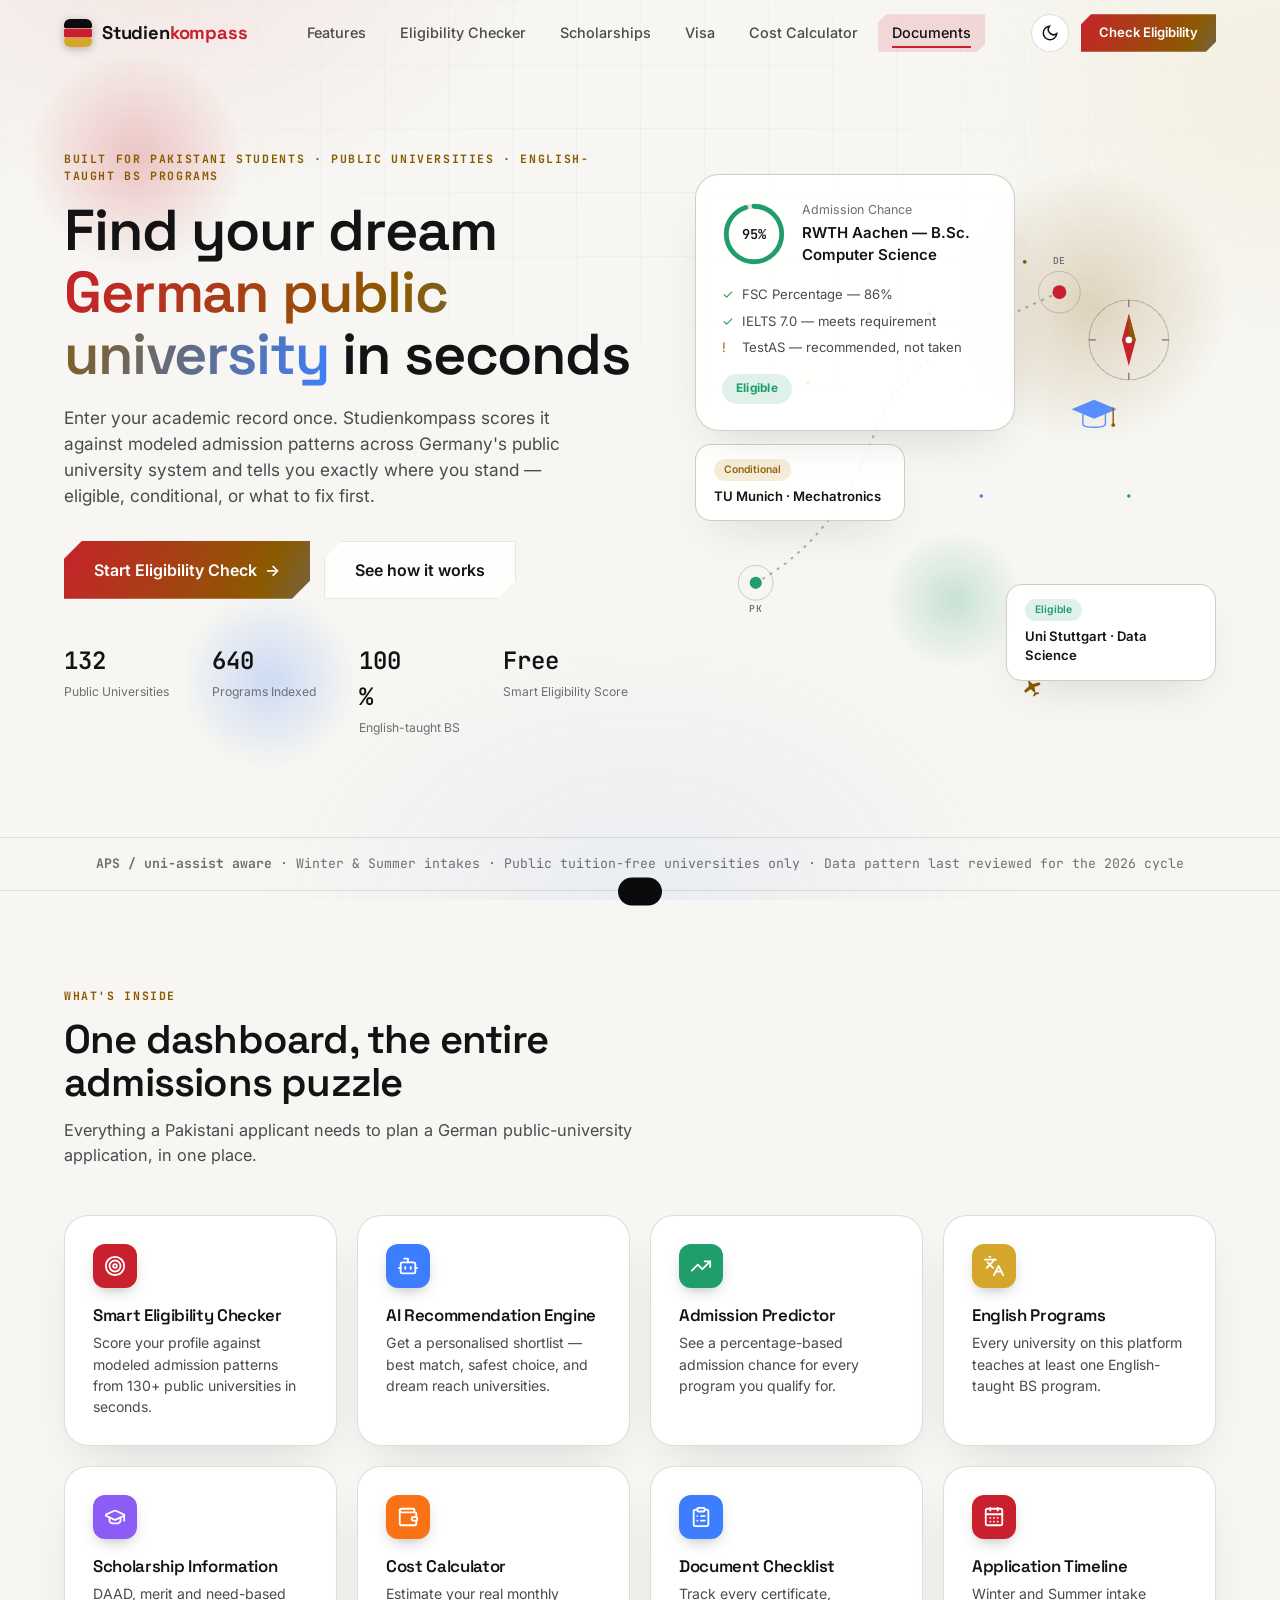
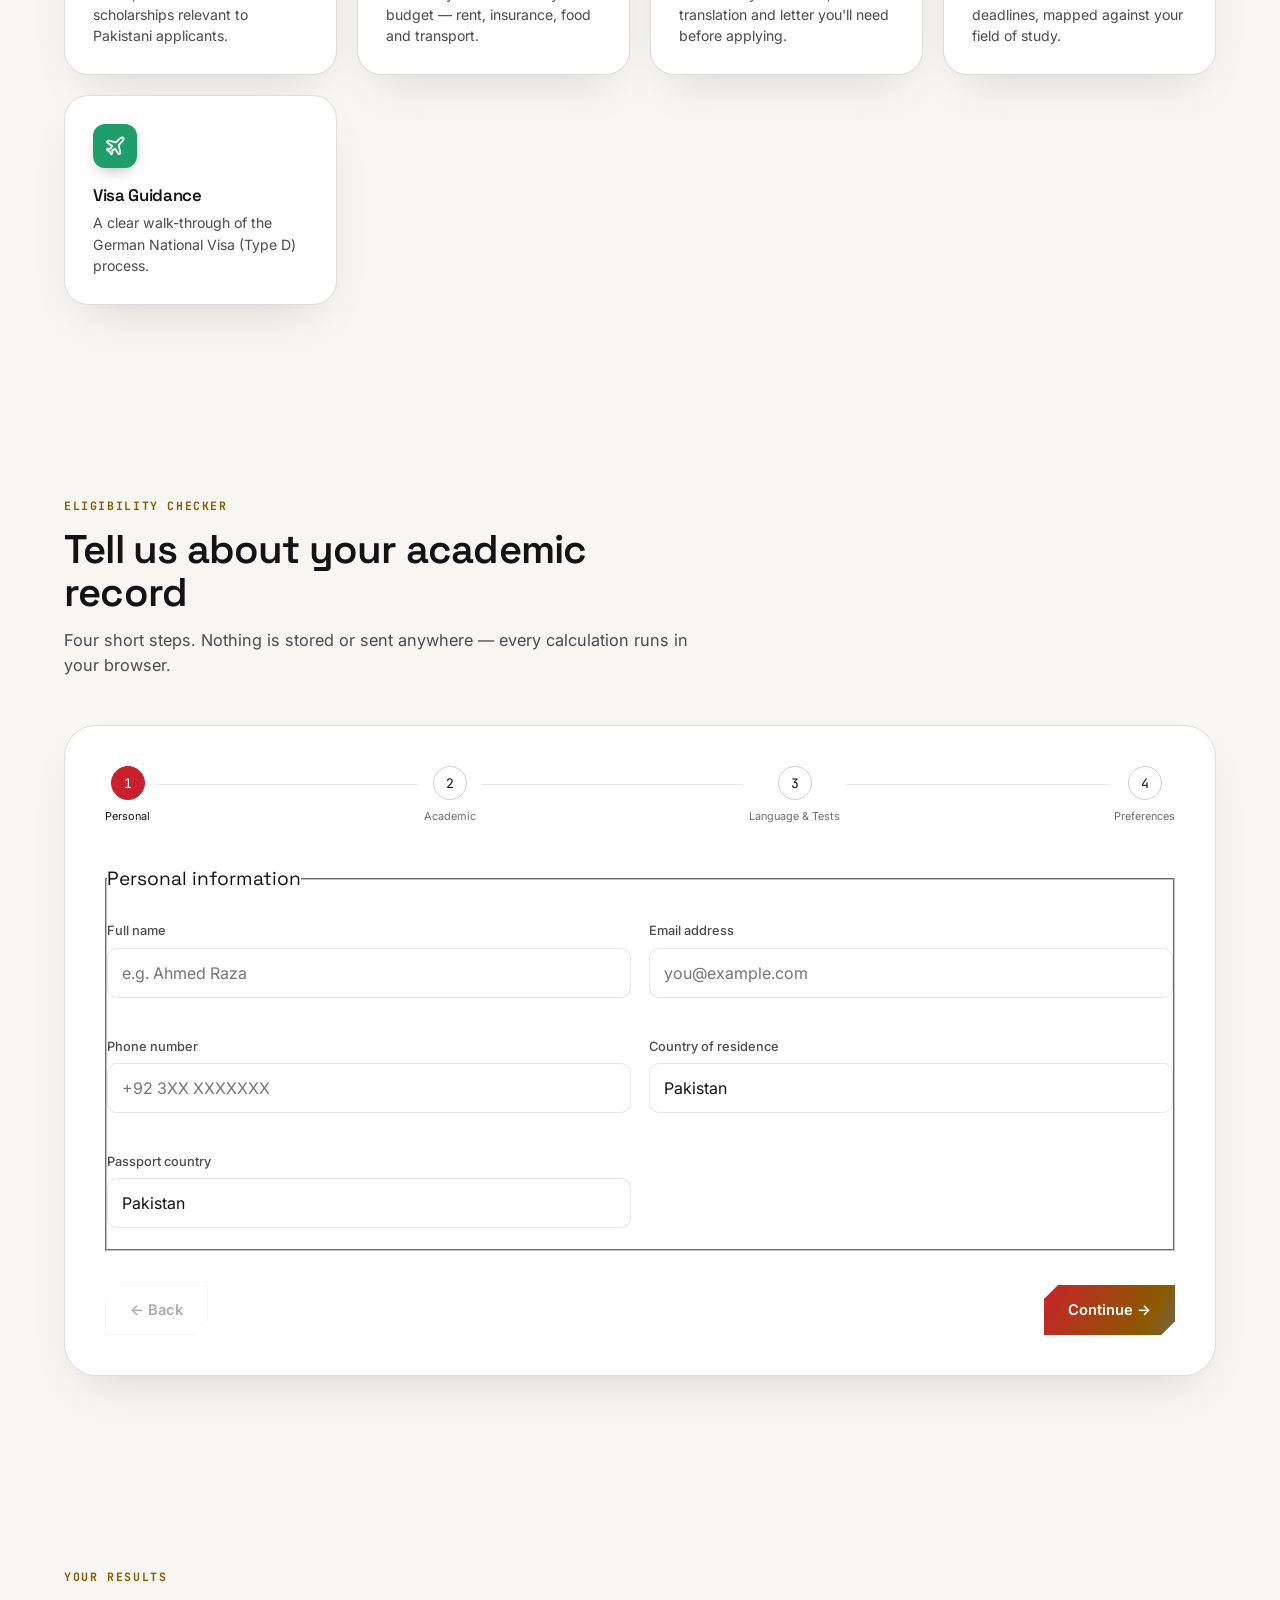
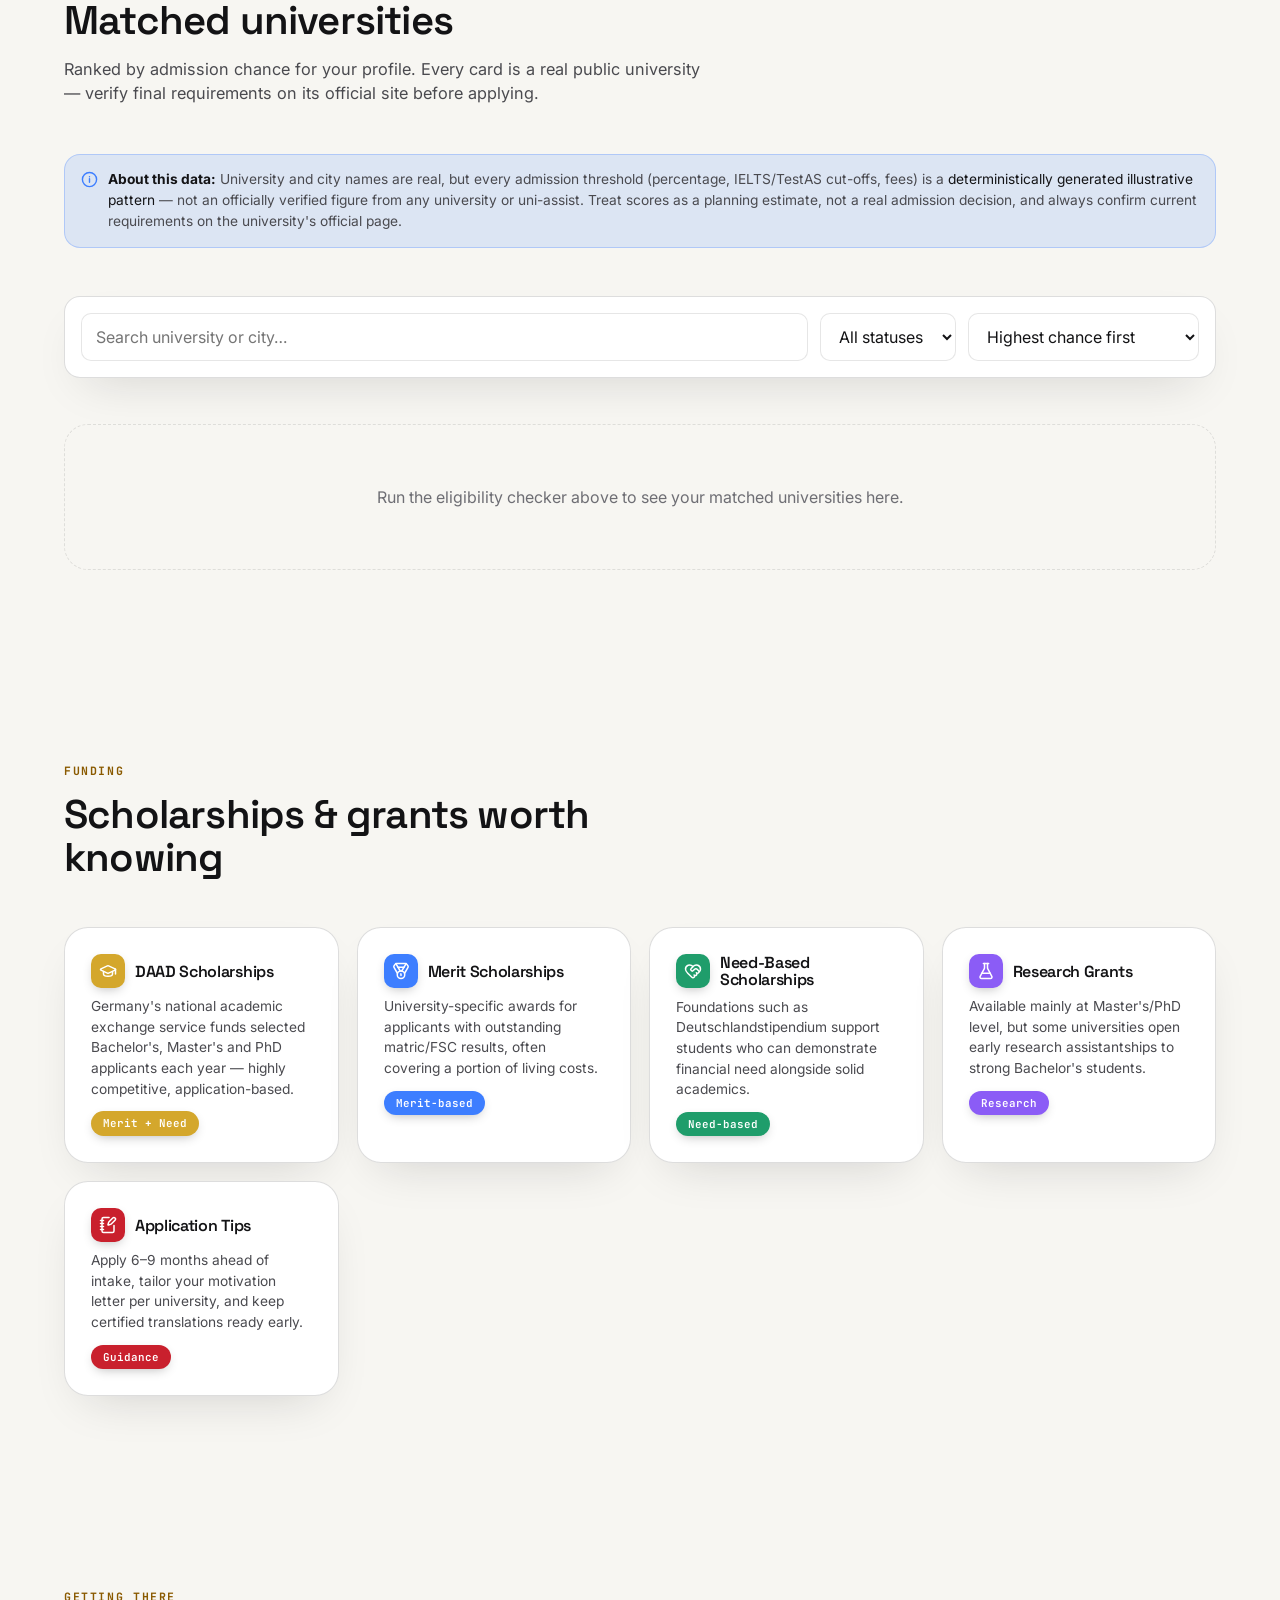
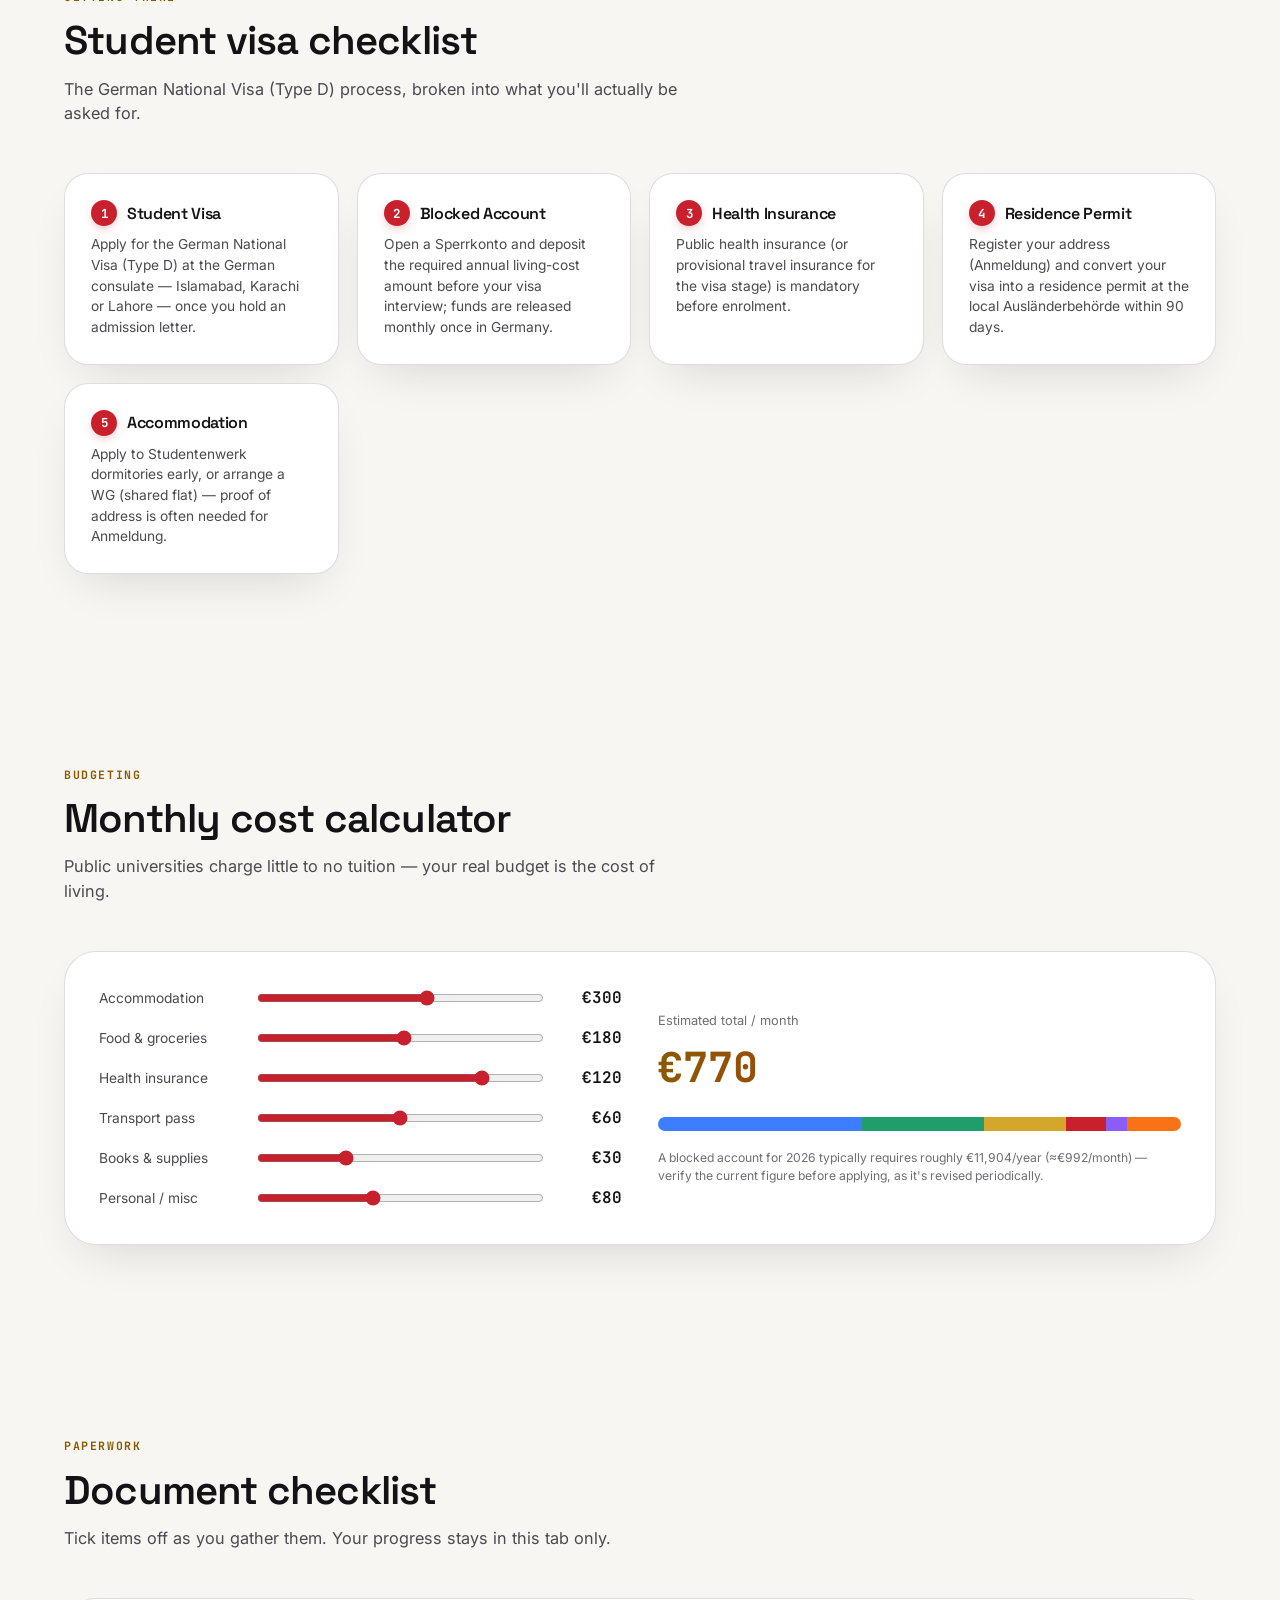
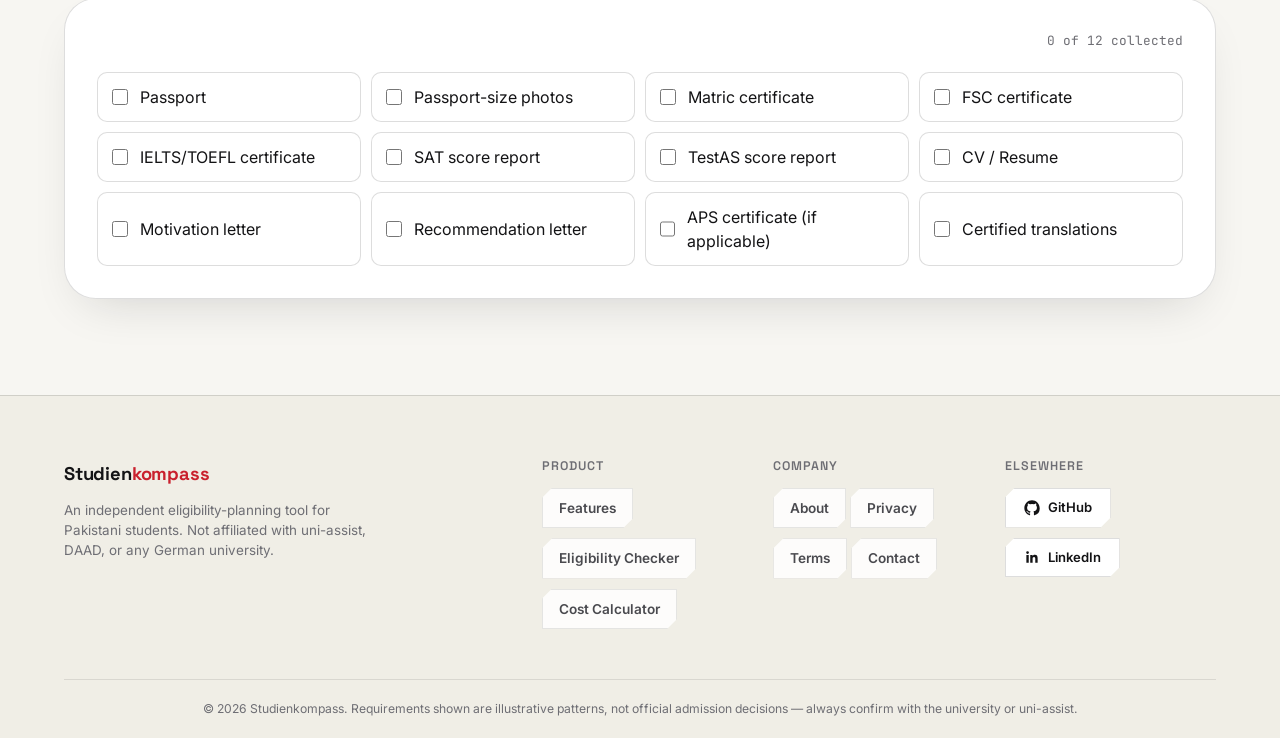
<file: index.html>
<!DOCTYPE html>
<html lang="en" data-theme="dark">
<head>
<meta charset="UTF-8">
<meta name="viewport" content="width=device-width, initial-scale=1.0">
<title>Studienkompass — German Public University Eligibility Checker</title>
<meta name="description" content="Find out if you're eligible for a Bachelor's program at a German public university. Built for Pakistani students.">
<link rel="canonical" href="https://mabdullahab614-alt.github.io/studienkompass/">
<meta name="theme-color" content="#0A0A0C">
<meta name="robots" content="index, follow">

<!-- favicon: inline SVG brand mark (flag stripes), no external file needed -->
<link rel="icon" type="image/svg+xml" href="data:image/svg+xml,%3Csvg xmlns='http://www.w3.org/2000/svg' viewBox='0 0 28 28'%3E%3Crect width='28' height='9' rx='1.5' fill='%230B0B0D'/%3E%3Crect y='9.5' width='28' height='9' rx='1.5' fill='%23C9202D'/%3E%3Crect y='19' width='28' height='9' rx='1.5' fill='%23D4A72C'/%3E%3C/svg%3E">

<!-- Open Graph -->
<meta property="og:type" content="website">
<meta property="og:site_name" content="Studienkompass">
<meta property="og:title" content="Studienkompass — German Public University Eligibility Checker">
<meta property="og:description" content="Score your academic profile against 130+ German public universities and see exactly where you stand — free, in-browser, built for Pakistani students.">
<meta property="og:url" content="https://mabdullahab614-alt.github.io/studienkompass/">
<meta property="og:locale" content="en_US">

<!-- Twitter Card -->
<meta name="twitter:card" content="summary_large_image">
<meta name="twitter:title" content="Studienkompass — German Public University Eligibility Checker">
<meta name="twitter:description" content="Score your academic profile against 130+ German public universities and see exactly where you stand — free, in-browser.">

<!-- Structured data -->
<script type="application/ld+json">
{
  "@context": "https://schema.org",
  "@type": "WebApplication",
  "name": "Studienkompass",
  "applicationCategory": "EducationApplication",
  "operatingSystem": "Any (runs in browser)",
  "description": "A free, browser-only eligibility checker that helps Pakistani students estimate their admission chances at German public universities.",
  "offers": { "@type": "Offer", "price": "0", "priceCurrency": "USD" },
  "audience": { "@type": "EducationalAudience", "educationalRole": "student" }
}
</script>

<link rel="preconnect" href="https://fonts.googleapis.com">
<link href="https://fonts.googleapis.com/css2?family=Space+Grotesk:wght@400;500;600;700&family=Inter:wght@400;500;600;700;800&family=JetBrains+Mono:wght@400;500;600&display=swap" rel="stylesheet">
<link rel="stylesheet" href="style.css">
</head>
<body>

<!-- ============ NAV ============ -->
<header class="nav" id="nav">
  <div class="nav-inner">
    <a href="#top" class="brand">
      <span class="brand-mark" aria-hidden="true">
        <svg width="28" height="28" viewBox="0 0 28 28" fill="none" xmlns="http://www.w3.org/2000/svg">
          <rect width="28" height="9" rx="1.5" fill="#0B0B0D"/>
          <rect y="9.5" width="28" height="9" rx="1.5" fill="#C9202D"/>
          <rect y="19" width="28" height="9" rx="1.5" fill="#D4A72C"/>
        </svg>
      </span>
      <span class="brand-name">Studien<em>kompass</em></span>
    </a>
    <nav class="nav-links" aria-label="Primary">
      <a href="#features">Features</a>
      <a href="#checker">Eligibility Checker</a>
      <a href="#scholarships">Scholarships</a>
      <a href="#visa">Visa</a>
      <a href="#costs">Cost Calculator</a>
      <a href="#documents">Documents</a>
    </nav>
    <div class="nav-actions">
      <button class="theme-toggle" id="themeToggle" aria-label="Toggle dark and light mode">
        <svg class="icon-sun" width="18" height="18" viewBox="0 0 24 24" fill="none" stroke="currentColor" stroke-width="2"><circle cx="12" cy="12" r="4"/><path d="M12 2v2M12 20v2M4.9 4.9l1.4 1.4M17.7 17.7l1.4 1.4M2 12h2M20 12h2M4.9 19.1l1.4-1.4M17.7 6.3l1.4-1.4"/></svg>
        <svg class="icon-moon" width="18" height="18" viewBox="0 0 24 24" fill="none" stroke="currentColor" stroke-width="2"><path d="M21 12.8A9 9 0 1 1 11.2 3 7 7 0 0 0 21 12.8Z"/></svg>
      </button>
      <a href="#checker" class="btn btn-primary btn-sm">Check Eligibility</a>
    </div>
    <button class="nav-burger" id="navBurger" aria-label="Open menu"><span></span><span></span><span></span></button>
  </div>
</header>

<main id="top">

<!-- ============ HERO ============ -->
<section class="hero">
  <div class="hero-bg" aria-hidden="true">
    <div class="hero-grid"></div>
    <span class="float-shape shape-1"></span>
    <span class="float-shape shape-2"></span>
    <span class="float-shape shape-3"></span>
    <span class="float-shape shape-4"></span>
  </div>
  <div class="hero-inner">
    <div class="hero-copy">
      <p class="eyebrow" data-reveal>Built for Pakistani students · Public universities · English-taught BS programs</p>
      <h1 data-reveal>Find your dream <span class="grad-text">German public university</span> in seconds</h1>
      <p class="hero-sub" data-reveal>Enter your academic record once. Studienkompass scores it against modeled admission patterns across Germany's public university system and tells you exactly where you stand — eligible, conditional, or what to fix first.</p>
      <div class="hero-cta" data-reveal>
        <a href="#checker" class="btn btn-primary btn-lg">Start Eligibility Check <span class="arrow">→</span></a>
        <a href="#features" class="btn btn-ghost btn-lg">See how it works</a>
      </div>
      <div class="hero-stats" data-reveal>
        <div class="stat"><span class="stat-num" data-count="132">0</span><span class="stat-label">Public Universities</span></div>
        <div class="stat"><span class="stat-num" data-count="640">0</span><span class="stat-label">Programs Indexed</span></div>
        <div class="stat"><span class="stat-num" data-count="100">0</span><span class="stat-suffix">%</span><span class="stat-label">English-taught BS</span></div>
        <div class="stat"><span class="stat-num-static">Free</span><span class="stat-label">Smart Eligibility Score</span></div>
      </div>
    </div>
    <div class="hero-visual" data-reveal>
      <div class="hero-illustration" aria-hidden="true">
        <svg viewBox="0 0 600 540" fill="none" xmlns="http://www.w3.org/2000/svg">
          <!-- journey path: Pakistan -> Germany -->
          <path id="routePath" class="route-path" d="M70,430 C160,380 190,300 210,250 C240,175 300,150 420,95" stroke-width="2.5" stroke-dasharray="1 9" stroke-linecap="round"/>

          <!-- origin marker: Pakistan -->
          <g class="marker marker-origin" transform="translate(70,430)">
            <circle r="20" class="marker-halo"/>
            <circle r="7" class="marker-dot marker-dot-green"/>
            <text x="0" y="34" text-anchor="middle" class="marker-label">PK</text>
          </g>

          <!-- destination marker: Germany -->
          <g class="marker marker-dest" transform="translate(420,95)">
            <circle r="24" class="marker-halo"/>
            <circle r="8" class="marker-dot marker-dot-red"/>
            <text x="0" y="-32" text-anchor="middle" class="marker-label">DE</text>
          </g>

          <!-- plane travelling the route -->
          <g class="plane" transform="translate(210,250)">
            <path d="M0,-8 L2.5,-1 L10,1 L10,4 L2.5,3 L0.5,9 L3.5,10.5 L3.5,12.5 L0,11.5 L-3.5,12.5 L-3.5,10.5 L-0.5,9 L-2.5,3 L-10,4 L-10,1 L-2.5,-1 Z"/>
          </g>

          <!-- compass rose, top right -->
          <g class="compass" transform="translate(500,150)">
            <circle r="46" class="compass-ring"/>
            <circle r="46" class="compass-ring compass-ring-dash"/>
            <line x1="0" y1="-46" x2="0" y2="-38" class="compass-tick"/>
            <line x1="0" y1="46" x2="0" y2="38" class="compass-tick"/>
            <line x1="-46" y1="0" x2="-38" y2="0" class="compass-tick"/>
            <line x1="46" y1="0" x2="38" y2="0" class="compass-tick"/>
            <path d="M0,-30 L8,0 L0,30 L-8,0 Z" class="compass-needle-a"/>
            <path d="M0,-30 L8,0 L0,4 Z" class="compass-needle-b"/>
            <circle r="4" class="compass-hub"/>
          </g>

          <!-- graduation cap near destination -->
          <g class="gradcap" transform="translate(460,230)">
            <path d="M-26,0 L0,-11 L26,0 L0,11 Z" class="gradcap-top"/>
            <path d="M-13,5.5 L-13,17 C-13,22 13,22 13,17 L13,5.5" class="gradcap-band"/>
            <line x1="22" y1="-2" x2="22" y2="16" class="gradcap-tassel"/>
            <circle cx="22" cy="18" r="2.2" class="gradcap-tassel-end"/>
          </g>

          <!-- scattered constellation dots -->
          <circle cx="130" cy="200" r="2.4" class="scatter-dot dot-gold"/>
          <circle cx="330" cy="330" r="2" class="scatter-dot dot-blue"/>
          <circle cx="270" cy="120" r="2.6" class="scatter-dot dot-red"/>
          <circle cx="500" cy="330" r="2" class="scatter-dot dot-green"/>
          <circle cx="90" cy="300" r="1.8" class="scatter-dot dot-blue"/>
          <circle cx="380" cy="60" r="2.2" class="scatter-dot dot-gold"/>
        </svg>
      </div>
      <div class="score-card glass floaty">
        <div class="score-card-head">
          <div class="score-ring" id="heroRing">
            <svg viewBox="0 0 120 120">
              <circle class="ring-track" cx="60" cy="60" r="52"/>
              <circle class="ring-fill" id="heroRingFill" cx="60" cy="60" r="52"/>
            </svg>
            <span class="ring-value" id="heroRingValue">0%</span>
          </div>
          <div>
            <p class="score-title">Admission Chance</p>
            <p class="score-uni">RWTH Aachen — B.Sc. Computer Science</p>
          </div>
        </div>
        <ul class="score-checks">
          <li class="ok">FSC Percentage — 86%</li>
          <li class="ok">IELTS 7.0 — meets requirement</li>
          <li class="warn">TestAS — recommended, not taken</li>
        </ul>
        <span class="badge badge-green">Eligible</span>
      </div>
      <div class="mini-card mini-card-1 glass floaty float-delay-1">
        <span class="mini-badge badge-yellow">Conditional</span>
        <p>TU Munich · Mechatronics</p>
      </div>
      <div class="mini-card mini-card-2 glass floaty float-delay-2">
        <span class="mini-badge badge-green">Eligible</span>
        <p>Uni Stuttgart · Data Science</p>
      </div>
    </div>
  </div>
</section>

<!-- ============ LOGOS / TRUST STRIP ============ -->
<section class="trust-strip" aria-label="Coverage">
  <p><strong>APS / uni-assist aware</strong> · Winter &amp; Summer intakes · Public tuition-free universities only · Data pattern last reviewed for the 2026 cycle</p>
</section>

<!-- ============ FEATURES ============ -->
<section class="features" id="features">
  <div class="section-head reveal-up">
    <p class="eyebrow">What's inside</p>
    <h2>One dashboard, the entire admissions puzzle</h2>
    <p class="section-sub">Everything a Pakistani applicant needs to plan a German public-university application, in one place.</p>
  </div>
  <div class="feature-grid" id="featureGrid">
    <!-- injected by script.js -->
  </div>
</section>

<!-- ============ CHECKER (MULTI-STEP FORM) ============ -->
<section class="checker" id="checker">
  <div class="section-head reveal-up">
    <p class="eyebrow">Eligibility Checker</p>
    <h2>Tell us about your academic record</h2>
    <p class="section-sub">Four short steps. Nothing is stored or sent anywhere — every calculation runs in your browser.</p>
  </div>

  <div class="form-shell glass">
    <div class="form-progress" id="formProgress">
      <div class="fp-step active" data-step="1"><span class="fp-dot">1</span><span class="fp-label">Personal</span></div>
      <div class="fp-line"></div>
      <div class="fp-step" data-step="2"><span class="fp-dot">2</span><span class="fp-label">Academic</span></div>
      <div class="fp-line"></div>
      <div class="fp-step" data-step="3"><span class="fp-dot">3</span><span class="fp-label">Language &amp; Tests</span></div>
      <div class="fp-line"></div>
      <div class="fp-step" data-step="4"><span class="fp-dot">4</span><span class="fp-label">Preferences</span></div>
    </div>

    <form id="eligibilityForm" novalidate>

      <!-- STEP 1 -->
      <fieldset class="form-step active" data-step="1">
        <legend>Personal information</legend>
        <div class="field-grid">
          <div class="field">
            <label for="fullName">Full name</label>
            <input type="text" id="fullName" name="fullName" placeholder="e.g. Ahmed Raza" required>
            <span class="field-error"></span>
          </div>
          <div class="field">
            <label for="email">Email address</label>
            <input type="email" id="email" name="email" placeholder="you@example.com" required>
            <span class="field-error"></span>
          </div>
          <div class="field">
            <label for="phone">Phone number</label>
            <input type="tel" id="phone" name="phone" placeholder="+92 3XX XXXXXXX" required>
            <span class="field-error"></span>
          </div>
          <div class="field">
            <label for="country">Country of residence</label>
            <input type="text" id="country" name="country" value="Pakistan" required>
            <span class="field-error"></span>
          </div>
          <div class="field">
            <label for="passportCountry">Passport country</label>
            <input type="text" id="passportCountry" name="passportCountry" value="Pakistan" required>
            <span class="field-error"></span>
          </div>
        </div>
      </fieldset>

      <!-- STEP 2 -->
      <fieldset class="form-step" data-step="2">
        <legend>Academic record</legend>
        <div class="field-grid">
          <div class="field">
            <label for="matricMarks">Matric — obtained marks</label>
            <input type="number" id="matricMarks" name="matricMarks" min="0" placeholder="e.g. 950" required>
            <span class="field-error"></span>
          </div>
          <div class="field">
            <label for="matricTotal">Matric — total marks</label>
            <input type="number" id="matricTotal" name="matricTotal" min="1" placeholder="e.g. 1100" required>
            <span class="field-error"></span>
          </div>
          <div class="field readonly-field">
            <label for="matricPct">Matric percentage</label>
            <input type="text" id="matricPct" name="matricPct" readonly placeholder="Auto-calculated">
          </div>
          <div class="field">
            <label for="fscMarks">FSC / Intermediate — obtained marks</label>
            <input type="number" id="fscMarks" name="fscMarks" min="0" placeholder="e.g. 940" required>
            <span class="field-error"></span>
          </div>
          <div class="field">
            <label for="fscTotal">FSC / Intermediate — total marks</label>
            <input type="number" id="fscTotal" name="fscTotal" min="1" placeholder="e.g. 1100" required>
            <span class="field-error"></span>
          </div>
          <div class="field readonly-field">
            <label for="fscPct">FSC percentage</label>
            <input type="text" id="fscPct" name="fscPct" readonly placeholder="Auto-calculated">
          </div>
          <div class="field readonly-field wide">
            <label for="overallPct">Overall percentage (Matric 25% + FSC 75%)</label>
            <input type="text" id="overallPct" name="overallPct" readonly placeholder="Auto-calculated">
          </div>
        </div>
      </fieldset>

      <!-- STEP 3 -->
      <fieldset class="form-step" data-step="3">
        <legend>Language proficiency &amp; entry tests</legend>
        <p class="step-hint">Leave a field at 0 / None if you haven't attempted it yet — the checker will factor that in.</p>
        <div class="field-grid">
          <div class="field">
            <label for="ielts">IELTS overall band (0–9)</label>
            <input type="number" id="ielts" name="ielts" min="0" max="9" step="0.5" placeholder="e.g. 6.5" required>
            <span class="field-error"></span>
          </div>
          <div class="field">
            <label for="toefl">TOEFL iBT score (0–120)</label>
            <input type="number" id="toefl" name="toefl" min="0" max="120" placeholder="e.g. 90" required>
            <span class="field-error"></span>
          </div>
          <div class="field">
            <label for="sat">SAT score (0–1600)</label>
            <input type="number" id="sat" name="sat" min="0" max="1600" placeholder="e.g. 1200" required>
            <span class="field-error"></span>
          </div>
          <div class="field">
            <label for="testAs">TestAS score (0–130, 0 if not taken)</label>
            <input type="number" id="testAs" name="testAs" min="0" max="130" placeholder="e.g. 100" required>
            <span class="field-error"></span>
          </div>
          <div class="field">
            <label for="german">German language level</label>
            <select id="german" name="german" required>
              <option value="">Select level</option>
              <option value="None">None</option>
              <option value="A1">A1</option>
              <option value="A2">A2</option>
              <option value="B1">B1</option>
              <option value="B2">B2</option>
              <option value="C1">C1</option>
              <option value="C2">C2</option>
            </select>
            <span class="field-error"></span>
          </div>
        </div>
      </fieldset>

      <!-- STEP 4 -->
      <fieldset class="form-step" data-step="4">
        <legend>Program preferences</legend>
        <div class="field-grid">
          <div class="field">
            <label for="field">Preferred field of study</label>
            <select id="field" name="field" required>
              <option value="">Select a field</option>
              <option>Computer Science</option>
              <option>Artificial Intelligence</option>
              <option>Software Engineering</option>
              <option>Data Science</option>
              <option>Mechanical Engineering</option>
              <option>Electrical Engineering</option>
              <option>Civil Engineering</option>
              <option>Business</option>
              <option>Finance</option>
            </select>
            <span class="field-error"></span>
          </div>
          <div class="field">
            <label for="city">Preferred city (optional)</label>
            <input type="text" id="city" name="city" placeholder="e.g. Berlin, Munich, any">
          </div>
          <div class="field">
            <label for="budget">Monthly budget in EUR</label>
            <input type="number" id="budget" name="budget" min="0" placeholder="e.g. 850" required>
            <span class="field-error"></span>
          </div>
          <div class="field">
            <label for="semester">Intended semester</label>
            <select id="semester" name="semester" required>
              <option value="">Select semester</option>
              <option value="Winter">Winter (Sept/Oct intake)</option>
              <option value="Summer">Summer (March/April intake)</option>
            </select>
            <span class="field-error"></span>
          </div>
        </div>
      </fieldset>

      <div class="form-nav">
        <button type="button" class="btn btn-ghost" id="prevStep" disabled>← Back</button>
        <button type="button" class="btn btn-primary" id="nextStep">Continue →</button>
        <button type="submit" class="btn btn-primary btn-submit" id="submitForm">Check Eligibility</button>
      </div>
    </form>
  </div>
</section>

<!-- ============ RESULTS ============ -->
<section class="results" id="results">
  <div class="section-head reveal-up">
    <p class="eyebrow">Your Results</p>
    <h2>Matched universities</h2>
    <p class="section-sub">Ranked by admission chance for your profile. Every card is a real public university — verify final requirements on its official site before applying.</p>
  </div>

  <div class="data-note reveal-up">
    <svg width="17" height="17" viewBox="0 0 24 24" fill="none" stroke="currentColor" stroke-width="2" stroke-linecap="round" stroke-linejoin="round" aria-hidden="true"><circle cx="12" cy="12" r="10"/><line x1="12" y1="16" x2="12" y2="11"/><line x1="12" y1="8" x2="12.01" y2="8"/></svg>
    <p><strong>About this data:</strong> University and city names are real, but every admission threshold (percentage, IELTS/TestAS cut-offs, fees) is a <em>deterministically generated illustrative pattern</em> — not an officially verified figure from any university or uni-assist. Treat scores as a planning estimate, not a real admission decision, and always confirm current requirements on the university's official page.</p>
  </div>

  <div class="dash-stats reveal-stagger" id="dashStats"></div>

  <div class="results-toolbar glass reveal-up">
    <input type="search" id="searchInput" placeholder="Search university or city…" aria-label="Search universities">
    <select id="filterStatus" aria-label="Filter by status">
      <option value="all">All statuses</option>
      <option value="eligible">Eligible</option>
      <option value="conditional">Conditional</option>
      <option value="not">Not eligible</option>
    </select>
    <select id="sortBy" aria-label="Sort results">
      <option value="chance-desc">Highest chance first</option>
      <option value="chance-asc">Lowest chance first</option>
      <option value="name">University name (A–Z)</option>
      <option value="fee">Semester fee (low–high)</option>
    </select>
  </div>

  <div class="recommend-row" id="recommendRow"></div>

  <div class="results-grid" id="resultsGrid">
    <p class="empty-state">Run the eligibility checker above to see your matched universities here.</p>
  </div>
</section>

<!-- ============ SCHOLARSHIPS ============ -->
<section class="scholarships" id="scholarships">
  <div class="section-head reveal-up">
    <p class="eyebrow">Funding</p>
    <h2>Scholarships &amp; grants worth knowing</h2>
  </div>
  <div class="scholarship-grid reveal-stagger" id="scholarshipGrid"></div>
</section>

<!-- ============ VISA ============ -->
<section class="visa" id="visa">
  <div class="section-head reveal-up">
    <p class="eyebrow">Getting there</p>
    <h2>Student visa checklist</h2>
    <p class="section-sub">The German National Visa (Type D) process, broken into what you'll actually be asked for.</p>
  </div>
  <div class="visa-grid reveal-stagger" id="visaGrid"></div>
</section>

<!-- ============ COST CALCULATOR ============ -->
<section class="costs" id="costs">
  <div class="section-head reveal-up">
    <p class="eyebrow">Budgeting</p>
    <h2>Monthly cost calculator</h2>
    <p class="section-sub">Public universities charge little to no tuition — your real budget is the cost of living.</p>
  </div>
  <div class="cost-shell glass reveal-up">
    <div class="cost-inputs" id="costInputs"></div>
    <div class="cost-output">
      <div class="cost-total">
        <span>Estimated total / month</span>
        <strong id="costTotal">€0</strong>
      </div>
      <div class="cost-bar" id="costBar"></div>
      <p class="cost-note">A blocked account for 2026 typically requires roughly €11,904/year (≈€992/month) — verify the current figure before applying, as it's revised periodically.</p>
    </div>
  </div>
</section>

<!-- ============ DOCUMENTS ============ -->
<section class="documents" id="documents">
  <div class="section-head reveal-up">
    <p class="eyebrow">Paperwork</p>
    <h2>Document checklist</h2>
    <p class="section-sub">Tick items off as you gather them. Your progress stays in this tab only.</p>
  </div>
  <div class="doc-shell glass reveal-up">
    <div class="doc-progress">
      <div class="doc-progress-track"><div class="doc-progress-fill" id="docProgressFill"></div></div>
      <span id="docProgressLabel">0 of 0 collected</span>
    </div>
    <ul class="doc-list" id="docList"></ul>
  </div>
</section>

</main>

<!-- ============ FOOTER ============ -->
<footer class="site-footer">
  <div class="footer-inner">
    <div class="footer-brand">
      <span class="brand-name">Studien<em>kompass</em></span>
      <p>An independent eligibility-planning tool for Pakistani students. Not affiliated with uni-assist, DAAD, or any German university.</p>
    </div>
    <div class="footer-cols">
      <div class="footer-col">
        <h4>Product</h4>
        <a class="footer-link-btn footer-link-blue" href="#features">Features</a>
        <a class="footer-link-btn footer-link-blue" href="#checker">Eligibility Checker</a>
        <a class="footer-link-btn footer-link-blue" href="#costs">Cost Calculator</a>
      </div>
      <div class="footer-col">
        <h4>Company</h4>
        <a class="footer-link-btn footer-link-gold" href="#about" data-modal="about">About</a>
        <a class="footer-link-btn footer-link-gold" href="#privacy" data-modal="privacy">Privacy</a>
        <a class="footer-link-btn footer-link-gold" href="#terms" data-modal="terms">Terms</a>
        <a class="footer-link-btn footer-link-gold" href="#contact" data-modal="contact">Contact</a>
      </div>
      <div class="footer-col">
        <h4>Elsewhere</h4>
        <div class="footer-social">
          <a class="footer-social-btn footer-social-github" href="https://github.com/mabdullahab614-alt" target="_blank" rel="noopener">
            <svg width="16" height="16" viewBox="0 0 24 24" fill="currentColor" aria-hidden="true"><path d="M12 .5C5.73.5.5 5.73.5 12c0 5.08 3.29 9.39 7.86 10.91.57.1.78-.25.78-.55 0-.27-.01-1.17-.02-2.12-3.2.7-3.88-1.36-3.88-1.36-.52-1.33-1.28-1.68-1.28-1.68-1.05-.72.08-.7.08-.7 1.16.08 1.77 1.19 1.77 1.19 1.03 1.77 2.7 1.26 3.36.96.1-.75.4-1.26.73-1.55-2.56-.29-5.25-1.28-5.25-5.7 0-1.26.45-2.29 1.19-3.1-.12-.29-.52-1.46.11-3.05 0 0 .97-.31 3.18 1.18a11.05 11.05 0 0 1 5.79 0c2.2-1.49 3.17-1.18 3.17-1.18.63 1.59.23 2.76.11 3.05.74.81 1.19 1.84 1.19 3.1 0 4.43-2.7 5.4-5.27 5.69.41.36.78 1.06.78 2.14 0 1.55-.01 2.79-.01 3.17 0 .3.2.66.79.55A10.52 10.52 0 0 0 23.5 12C23.5 5.73 18.27.5 12 .5Z"/></svg>
            <span>GitHub</span>
          </a>
          <a class="footer-social-btn footer-social-linkedin" href="https://www.linkedin.com/in/abdullah-javid-b217a2384/" target="_blank" rel="noopener">
            <svg width="16" height="16" viewBox="0 0 24 24" fill="currentColor" aria-hidden="true"><path d="M20.45 20.45h-3.55v-5.57c0-1.33-.02-3.03-1.85-3.03-1.86 0-2.14 1.45-2.14 2.94v5.66H9.36V9h3.41v1.56h.05c.48-.9 1.64-1.85 3.37-1.85 3.6 0 4.27 2.37 4.27 5.46v6.28ZM5.34 7.43a2.06 2.06 0 1 1 0-4.12 2.06 2.06 0 0 1 0 4.12ZM7.11 20.45H3.56V9h3.55v11.45Z"/></svg>
            <span>LinkedIn</span>
          </a>
        </div>
      </div>
    </div>
  </div>
  <div class="footer-bottom">
    <p>© 2026 Studienkompass. Requirements shown are illustrative patterns, not official admission decisions — always confirm with the university or uni-assist.</p>
  </div>
</footer>

<button class="back-to-top" id="backToTop" aria-label="Back to top">
  <svg width="18" height="18" viewBox="0 0 24 24" fill="none" stroke="currentColor" stroke-width="2.4" stroke-linecap="round" stroke-linejoin="round"><path d="M12 19V5M5 12l7-7 7 7"/></svg>
</button>

<div class="modal-backdrop" id="modalBackdrop">
  <div class="modal glass" id="modalBox" role="dialog" aria-modal="true" aria-labelledby="modalTitle">
    <button class="modal-close" id="modalClose" aria-label="Close dialog">✕</button>
    <div id="modalContent"></div>
  </div>
</div>

<div class="toast" id="toast"></div>

<script src="scoring-engine.js"></script>
<script src="script.js"></script>
</body>
</html>
</file>
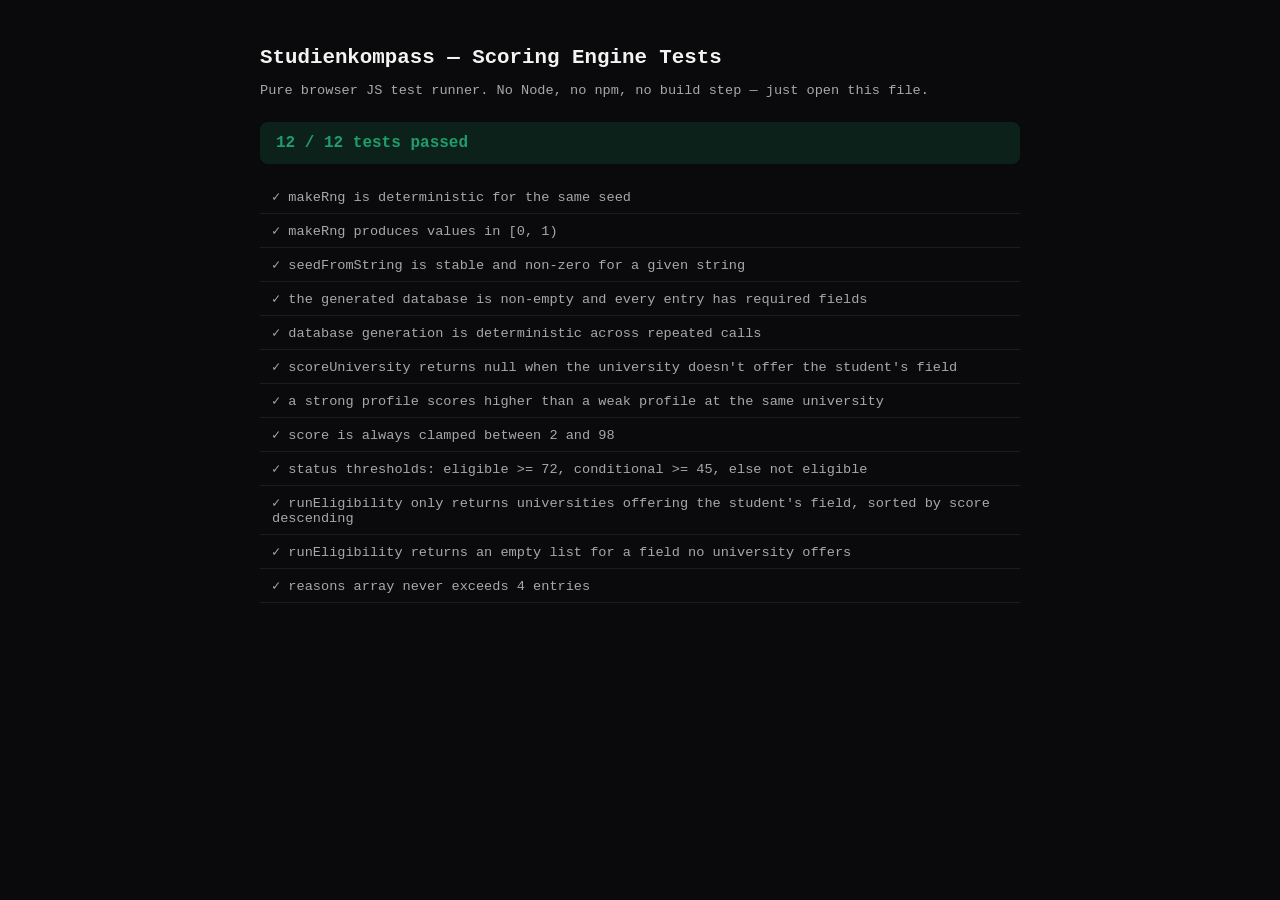
<file: test-runner.html>
<!DOCTYPE html>
<html lang="en">
<head>
<meta charset="UTF-8">
<meta name="viewport" content="width=device-width, initial-scale=1.0">
<title>Studienkompass — Test Runner</title>
<style>
  body{font-family:'Courier New',monospace;background:#0A0A0C;color:#F3F3F1;padding:32px;max-width:760px;margin:0 auto}
  h1{font-size:1.3rem;margin-bottom:4px}
  p.sub{color:#A8A8AC;font-size:.85rem;margin-bottom:24px}
  .test-summary{padding:12px 16px;border-radius:8px;font-weight:700;margin-bottom:16px}
  .test-summary-pass{background:rgba(31,157,107,.16);color:#1F9D6B}
  .test-summary-fail{background:rgba(201,32,45,.16);color:#C9202D}
  .test-list{list-style:none;padding:0;margin:0}
  .test-item{padding:8px 12px;border-bottom:1px solid rgba(255,255,255,.08);font-size:.85rem}
  .test-pass{color:#A8A8AC}
  .test-pass::marker,.test-pass{color:#A8A8AC}
  .test-fail{color:#C9202D;font-weight:600}
</style>
</head>
<body>

<h1>Studienkompass — Scoring Engine Tests</h1>
<p class="sub">Pure browser JS test runner. No Node, no npm, no build step — just open this file.</p>
<div id="output"></div>

<script src="test-framework.js"></script>
<script src="scoring-engine.js"></script>
<script src="scoring_tests.js"></script>
<script>
  window.addEventListener('DOMContentLoaded', function(){
    TestFramework.runTests(document.getElementById('output'));
  });
</script>

</body>
</html>
</file>
<file: style.css>
/* ==========================================================================
   Studienkompass — German Public University Eligibility Checker
   Design tokens
   Palette: Ink #0B0B0D · Paper #FAFAF9 · Flag Red #C9202D · Flag Gold #D4A72C
            Blue accent #3D7EFF · Slate grays for structure
   Type: Space Grotesk (display) · Inter (body/UI) · JetBrains Mono (data/stats)
   ========================================================================== */

:root{
  --ink:#0B0B0D;
  --ink-soft:#141417;
  --paper:#FAFAF9;
  --red:#C9202D;
  --red-soft:rgba(201,32,45,.14);
  --gold:#D4A72C;
  --gold-soft:rgba(212,167,44,.16);
  --blue:#3D7EFF;
  --blue-soft:rgba(61,126,255,.14);
  --green:#1F9D6B;
  --green-soft:rgba(31,157,107,.14);
  --amber:#C98A1C;
  --amber-soft:rgba(201,138,28,.16);
  --eyebrow:#D4A72C;

  --brand-gradient:linear-gradient(115deg, var(--red) 0%, var(--gold) 52%, var(--blue) 100%);
  --brand-gradient-hover:linear-gradient(115deg, #A3141F 0%, #B68C22 52%, #2E63D6 100%);
  --chamfer:14px;
  --chamfer-lg:18px;
  --chamfer-sm:10px;

  --font-display:'Space Grotesk', sans-serif;
  --font-body:'Inter', sans-serif;
  --font-mono:'JetBrains Mono', monospace;

  --radius-sm:10px;
  --radius-md:16px;
  --radius-lg:24px;
  --radius-xl:32px;

  --ease:cubic-bezier(.22,1,.36,1);
  --container:1240px;

  /* dark theme (default) */
  --bg:#0A0A0C;
  --bg-elevated:#111114;
  --surface:rgba(255,255,255,.045);
  --surface-strong:rgba(255,255,255,.07);
  --border:rgba(255,255,255,.10);
  --border-strong:rgba(255,255,255,.16);
  --text:#F3F3F1;
  --text-dim:#A8A8AC;
  --text-faint:#68686E;
  --shadow:0 20px 60px -20px rgba(0,0,0,.6);
  --card-bg:#151519;
  --card-border:rgba(255,255,255,.14);
  --footer-bg:#08080A;
}

html[data-theme="light"]{
  --bg:#F7F6F2;
  --bg-elevated:#FFFFFF;
  --surface:rgba(255,255,255,.82);
  --surface-strong:rgba(255,255,255,.95);
  --border:rgba(11,11,13,.10);
  --border-strong:rgba(11,11,13,.20);
  --text:#131315;
  --text-dim:#4A4A4F;
  --text-faint:#6E6E74;
  --shadow:0 20px 50px -22px rgba(20,20,25,.18);
  --eyebrow:#8A5A00;
  --gold:#8A5A00;
  --amber:#96650F;
  --card-bg:#FFFFFF;
  --card-border:rgba(17,17,20,.14);
  --footer-bg:#F0EEE6;
}
html[data-theme="light"] .float-shape{opacity:.22}
html[data-theme="light"] .hero-grid{opacity:.3}

*,*::before,*::after{box-sizing:border-box;margin:0;padding:0}
html{scroll-behavior:smooth}
@media (prefers-reduced-motion: reduce){
  html{scroll-behavior:auto}
  *,*::before,*::after{animation-duration:.001ms !important;animation-iteration-count:1 !important;transition-duration:.001ms !important;scroll-behavior:auto !important}
}

body{
  font-family:var(--font-body);
  background:var(--bg);
  color:var(--text);
  line-height:1.5;
  -webkit-font-smoothing:antialiased;
  overflow-x:hidden;
  transition:background .35s var(--ease), color .35s var(--ease);
}
body::before{
  content:"";
  position:fixed;inset:0;z-index:-1;pointer-events:none;
  background:
    radial-gradient(650px 420px at 12% -5%, var(--red-soft), transparent 60%),
    radial-gradient(600px 500px at 100% 10%, var(--gold-soft), transparent 55%),
    radial-gradient(700px 500px at 50% 100%, var(--blue-soft), transparent 55%);
}
html[data-theme="light"] body::before{opacity:.5}
a{color:inherit;text-decoration:none}
ul{list-style:none}
img{max-width:100%;display:block}
button{font:inherit;cursor:pointer;border:none;background:none;color:inherit}
input,select{font:inherit;color:inherit}
h1,h2,h3,h4{font-family:var(--font-display);font-weight:600;letter-spacing:-.02em;line-height:1.08}
:focus-visible{outline:2px solid var(--blue);outline-offset:3px;border-radius:4px}

.eyebrow{
  font-family:var(--font-mono);font-size:.72rem;letter-spacing:.14em;text-transform:uppercase;
  color:var(--eyebrow);margin-bottom:14px;font-weight:700;
}
section{padding:96px 5vw;max-width:var(--container);margin:0 auto}
.section-head{max-width:640px;margin-bottom:48px}
.section-head h2{font-size:clamp(1.7rem,3.2vw,2.5rem);margin-bottom:14px}
.section-sub{color:var(--text-dim);font-size:1.02rem}

.glass{
  background:var(--card-bg);
  border:1px solid var(--card-border);
  box-shadow:var(--shadow);
}

/* ---------- buttons ---------- */
/* Signature "chamfered" shape — corners are cut at an angle instead of the
   generic rounded pill, so every button reads as Studienkompass rather
   than a template default. Scaled per size variant below. */
.btn{
  position:relative;overflow:hidden;isolation:isolate;
  display:inline-flex;align-items:center;justify-content:center;gap:8px;
  padding:13px 24px;font-weight:600;font-size:.92rem;
  clip-path:polygon(var(--chamfer) 0,100% 0,100% calc(100% - var(--chamfer)),calc(100% - var(--chamfer)) 100%,0 100%,0 var(--chamfer));
  transition:transform .22s var(--ease), box-shadow .25s var(--ease), background .25s var(--ease), border-color .25s var(--ease), filter .25s var(--ease);
  white-space:nowrap;
}
.btn-primary{background:var(--brand-gradient);background-size:160% 160%;background-position:0% 50%;color:#fff;box-shadow:0 8px 24px -8px rgba(201,32,45,.5)}
.btn-primary:hover{background-position:100% 50%;transform:translateY(-2px);box-shadow:0 16px 36px -12px rgba(201,32,45,.55)}
.btn-ghost{background:var(--surface);border:1px solid var(--border);color:var(--text)}
.btn-ghost:hover{border-color:var(--red);background:var(--red-soft);color:var(--text);transform:translateY(-2px)}
.btn-lg{--chamfer:var(--chamfer-lg);padding:16px 30px;font-size:1rem}
.btn-sm{--chamfer:var(--chamfer-sm);padding:9px 18px;font-size:.82rem}
.btn:active{transform:translateY(0) scale(.96)}
.btn .arrow{transition:transform .25s var(--ease)}
.btn:hover .arrow{transform:translateX(4px)}
.btn-submit{display:none}
.btn[disabled]{opacity:.35;pointer-events:none}

/* click feedback: a squash-and-settle pop layered under a colour flash,
   triggered by adding .is-pressed from script.js on pointerdown/click */
@keyframes btnPop{
  0%{transform:scale(1)}
  40%{transform:scale(.92) rotate(-.3deg)}
  70%{transform:scale(1.035)}
  100%{transform:scale(1)}
}
@keyframes btnFlash{
  0%{filter:brightness(1) saturate(1)}
  35%{filter:brightness(1.28) saturate(1.15)}
  100%{filter:brightness(1) saturate(1)}
}
.btn.is-pressed{animation:btnPop .42s var(--ease), btnFlash .5s ease-out}

/* a thin animated ring that snaps outward from the click point, distinct
   from the ripple fill so a tap reads as two layered pulses */
.btn-shock{position:absolute;left:50%;top:50%;width:14px;height:14px;margin:-7px 0 0 -7px;
  border:1.5px solid currentColor;border-radius:50%;opacity:.7;pointer-events:none;
  animation:shockOut .55s var(--ease) forwards;z-index:0}
@keyframes shockOut{to{width:170%;height:170%;margin:-85% 0 0 -85%;opacity:0}}

/* ripple */
.ripple{position:absolute;border-radius:50%;background:currentColor;opacity:.32;transform:scale(0);animation:rippleAnim .6s ease-out forwards;pointer-events:none;z-index:0}
@keyframes rippleAnim{to{transform:scale(3);opacity:0}}

/* ---------- nav ---------- */
.nav{
  position:fixed;top:0;left:0;right:0;z-index:200;padding:14px 5vw;
  background:transparent;
  backdrop-filter:blur(0px) saturate(100%);-webkit-backdrop-filter:blur(0px) saturate(100%);
  border-bottom:1px solid transparent;
  transition:background .4s var(--ease), backdrop-filter .4s var(--ease), -webkit-backdrop-filter .4s var(--ease), border-color .4s var(--ease), padding .3s var(--ease), box-shadow .4s var(--ease);
}
/* glass / frosted effect kicks in only once the page is scrolled */
.nav.scrolled{
  background:color-mix(in srgb, var(--bg-elevated) 72%, transparent);
  backdrop-filter:blur(18px) saturate(160%);-webkit-backdrop-filter:blur(18px) saturate(160%);
  border-color:var(--card-border);
  box-shadow:var(--shadow);
  padding:10px 5vw;
}
.nav-inner{max-width:var(--container);margin:0 auto;display:flex;align-items:center;justify-content:space-between;gap:24px}
.brand{display:flex;align-items:center;gap:10px}
.brand-mark{display:flex;border-radius:6px;overflow:hidden;box-shadow:0 2px 8px rgba(0,0,0,.25)}
.brand-name{font-family:var(--font-display);font-weight:700;font-size:1.15rem;letter-spacing:-.01em}
.brand-name em{font-style:normal;color:var(--red)}
.nav-links{display:flex;gap:6px;font-size:.9rem;font-weight:500}
.nav-links a{
  color:var(--text-dim);position:relative;padding:8px 14px;
  clip-path:polygon(8px 0,100% 0,100% calc(100% - 8px),calc(100% - 8px) 100%,0 100%,0 8px);
  transition:color .2s, background .25s var(--ease);
}
.nav-links a:hover{color:var(--text);background:var(--surface)}
.nav-links a::after{content:"";position:absolute;left:14px;right:14px;bottom:4px;height:2px;background:var(--red);
  transform:scaleX(0);transform-origin:left;transition:transform .25s var(--ease)}
.nav-links a.active{color:var(--text);background:var(--red-soft)}
.nav-links a.active::after{transform:scaleX(1)}
.nav-actions{display:flex;align-items:center;gap:12px}
.theme-toggle{width:38px;height:38px;border-radius:50%;border:1px solid var(--card-border);display:flex;align-items:center;justify-content:center;background:var(--card-bg);transition:border-color .25s var(--ease), background .25s var(--ease), transform .3s var(--ease)}
.theme-toggle:hover{border-color:var(--gold);transform:rotate(20deg) scale(1.06)}
.theme-toggle:hover{border-color:var(--border-strong)}
.icon-moon{display:none}
html[data-theme="light"] .icon-sun{display:none}
html[data-theme="light"] .icon-moon{display:block}
.nav-burger{display:none;flex-direction:column;gap:5px;width:24px}
.nav-burger span{height:2px;background:var(--text);border-radius:2px;transition:transform .25s,opacity .25s}

/* ---------- hero ---------- */
.hero{position:relative;padding:150px 5vw 100px;overflow:hidden}
.hero-bg{position:absolute;inset:0;z-index:-1}
.hero-grid{
  position:absolute;inset:0;
  background-image:linear-gradient(var(--border) 1px, transparent 1px), linear-gradient(90deg, var(--border) 1px, transparent 1px);
  background-size:64px 64px;
  mask-image:radial-gradient(ellipse 80% 60% at 50% 20%, black, transparent 75%);
  opacity:.5;
}
.float-shape{position:absolute;border-radius:50%;filter:blur(2px);opacity:.5;animation:drift 14s ease-in-out infinite}
.shape-1{width:220px;height:220px;background:radial-gradient(circle,var(--red) 0%,transparent 70%);top:6%;left:2%;animation-delay:0s}
.shape-2{width:280px;height:280px;background:radial-gradient(circle,var(--gold) 0%,transparent 70%);top:20%;right:4%;animation-delay:-4s}
.shape-3{width:180px;height:180px;background:radial-gradient(circle,var(--blue) 0%,transparent 70%);bottom:8%;left:14%;animation-delay:-8s}
.shape-4{width:140px;height:140px;background:radial-gradient(circle,var(--green) 0%,transparent 70%);bottom:20%;right:20%;animation-delay:-11s}
@keyframes drift{0%,100%{transform:translate(0,0)}50%{transform:translate(20px,-30px)}}

.hero-inner{display:grid;grid-template-columns:1.05fr .95fr;gap:56px;align-items:center;max-width:var(--container);margin:0 auto}
.hero h1{font-size:clamp(2.2rem,4.6vw,3.6rem);margin-bottom:20px}
.grad-text{background:var(--brand-gradient);-webkit-background-clip:text;background-clip:text;color:transparent}
.hero-sub{font-size:1.08rem;color:var(--text-dim);max-width:520px;margin-bottom:32px}
.hero-cta{display:flex;gap:14px;flex-wrap:wrap;margin-bottom:44px}
.hero-stats{display:grid;grid-template-columns:repeat(4,auto);gap:32px}
.stat{display:flex;flex-direction:column}
.stat-num,.stat-num-static,.stat-suffix{font-family:var(--font-mono);font-size:1.5rem;font-weight:600;color:var(--text)}
.stat-suffix{display:inline}
.stat-label{font-size:.76rem;color:var(--text-faint);margin-top:4px}

[data-reveal]{opacity:0;transform:translateY(18px);animation:reveal .8s var(--ease) forwards}
.reveal-up{opacity:0;transform:translateY(28px);transition:opacity .7s var(--ease), transform .7s var(--ease)}
.reveal-up.in-view{opacity:1;transform:none}
.reveal-stagger > *{opacity:0;transform:translateY(24px);transition:opacity .6s var(--ease), transform .6s var(--ease)}
.reveal-stagger.in-view > *{opacity:1;transform:none}
.reveal-stagger.in-view > *:nth-child(1){transition-delay:.03s}
.reveal-stagger.in-view > *:nth-child(2){transition-delay:.08s}
.reveal-stagger.in-view > *:nth-child(3){transition-delay:.13s}
.reveal-stagger.in-view > *:nth-child(4){transition-delay:.18s}
.reveal-stagger.in-view > *:nth-child(5){transition-delay:.23s}
.reveal-stagger.in-view > *:nth-child(n+6){transition-delay:.27s}
.hero-copy>*:nth-child(1){animation-delay:.05s}
.hero-copy>*:nth-child(2){animation-delay:.15s}
.hero-copy>*:nth-child(3){animation-delay:.25s}
.hero-copy>*:nth-child(4){animation-delay:.35s}
.hero-copy>*:nth-child(5){animation-delay:.45s}
@keyframes reveal{to{opacity:1;transform:none}}

.hero-visual{position:relative;height:540px}

/* ---------- hero illustration (journey map: PK -> DE) ---------- */
.hero-illustration{position:absolute;inset:0;z-index:0;pointer-events:none;opacity:0;animation:illoFade 1s var(--ease) .15s forwards}
.hero-illustration svg{width:100%;height:100%}
@keyframes illoFade{to{opacity:1}}

.route-path{
  fill:none;stroke:var(--text-faint);opacity:.55;
  stroke-dasharray:1 9;
  animation:routeFlow 2.4s linear infinite;
}
@keyframes routeFlow{to{stroke-dashoffset:-40}}

.marker-halo{fill:none;stroke:var(--border-strong);stroke-width:1}
.marker-origin .marker-halo{animation:haloPulse 2.6s ease-in-out infinite}
.marker-dest .marker-halo{animation:haloPulse 2.6s ease-in-out 1.1s infinite}
@keyframes haloPulse{0%,100%{opacity:.35;transform:scale(.9)}50%{opacity:.9;transform:scale(1.08)}}
.marker-dot-green{fill:var(--green)}
.marker-dot-red{fill:var(--red)}
.marker-label{
  font-family:var(--font-mono);font-size:11px;font-weight:600;
  fill:var(--text-faint);letter-spacing:.04em;
}

.plane{
  fill:var(--gold);
  transform-box:fill-box;
  offset-path:path("M70,430 C160,380 190,300 210,250 C240,175 300,150 420,95");
  animation:planeFly 7s ease-in-out infinite;
}
@keyframes planeFly{
  0%{offset-distance:0%;opacity:0}
  8%{opacity:1}
  92%{opacity:1}
  100%{offset-distance:100%;opacity:0}
}

/* Fallback for browsers without CSS motion-path support (e.g. Safari <16):
   approximate the same route with waypoint keyframes instead of offset-path. */
@supports not (offset-path: path("M0 0")){
  .plane{
    offset-path:none;
    animation:planeFlyFallback 7s ease-in-out infinite;
  }
  @keyframes planeFlyFallback{
    0%{transform:translate(70px,430px) rotate(-20deg);opacity:0}
    8%{opacity:1}
    18%{transform:translate(130px,398px) rotate(-28deg)}
    36%{transform:translate(180px,320px) rotate(-42deg)}
    50%{transform:translate(210px,250px) rotate(-52deg)}
    66%{transform:translate(268px,178px) rotate(-48deg)}
    84%{transform:translate(348px,132px) rotate(-32deg)}
    92%{opacity:1}
    100%{transform:translate(420px,95px) rotate(-18deg);opacity:0}
  }
}

.compass-ring{fill:none;stroke:var(--border-strong);stroke-width:1.2}
.compass-ring-dash{stroke-dasharray:2 6;opacity:.6;animation:compassSpin 40s linear infinite}
@keyframes compassSpin{to{transform:rotate(360deg)}}
.compass-tick{stroke:var(--text-faint);stroke-width:1.4}
.compass-needle-a{fill:var(--red)}
.compass-needle-b{fill:var(--gold)}
.compass-hub{fill:var(--bg-elevated);stroke:var(--border-strong);stroke-width:1}
.compass{transform-origin:center;animation:compassBob 6s ease-in-out infinite}
@keyframes compassBob{0%,100%{transform:translate(500px,150px) rotate(0deg)}50%{transform:translate(500px,150px) rotate(-4deg)}}

.gradcap-top{fill:var(--blue);opacity:.85}
.gradcap-band{fill:none;stroke:var(--blue);stroke-width:1.6;opacity:.85}
.gradcap-tassel{stroke:var(--gold);stroke-width:1.6}
.gradcap-tassel-end{fill:var(--gold)}
.gradcap{animation:floaty 5s ease-in-out .3s infinite}

.scatter-dot{animation:twinkle 3.2s ease-in-out infinite}
.dot-gold{fill:var(--gold)}
.dot-blue{fill:var(--blue)}
.dot-red{fill:var(--red)}
.dot-green{fill:var(--green)}
.scatter-dot:nth-of-type(odd){animation-delay:1.1s}
.scatter-dot:nth-of-type(3n){animation-delay:2s}
@keyframes twinkle{0%,100%{opacity:.25}50%{opacity:.9}}

@media (max-width:1080px){
  .hero-illustration{opacity:.5}
}
@media (max-width:560px){
  .hero-illustration{display:none}
}
@media (prefers-reduced-motion: reduce){
  .plane{offset-path:none;opacity:1;animation:none;transform:translate(210px,250px)}
  .compass{animation:none}
  .compass-ring-dash{animation:none}
}
.floaty{animation:floaty 5s ease-in-out infinite}
.float-delay-1{animation-delay:-1.5s}
.float-delay-2{animation-delay:-3s}
@keyframes floaty{0%,100%{transform:translateY(0)}50%{transform:translateY(-12px)}}

/* Hero cards get a near-opaque surface of their own (separate from the
   thin global .glass tint) so text stays legible over the glow blobs
   behind them, in both dark and light theme. */
.score-card,.mini-card{
  background:color-mix(in srgb, var(--bg-elevated) 92%, transparent);
  border:1px solid var(--border-strong);
}
.score-card{
  position:absolute;top:0;left:0;z-index:3;width:320px;padding:26px;border-radius:var(--radius-lg);
  opacity:0;animation:cardPop .7s var(--ease) .4s forwards, floaty 5s ease-in-out 1.1s infinite, glowPulse 4s ease-in-out 1.1s infinite;
}
@keyframes cardPop{from{opacity:0;transform:translateY(18px) scale(.96)}to{opacity:1;transform:translateY(0) scale(1)}}
@keyframes glowPulse{0%,100%{box-shadow:var(--shadow)}50%{box-shadow:var(--shadow), 0 0 0 1px var(--green-soft), 0 0 40px -10px var(--green-soft)}}
.score-card-head{display:flex;gap:16px;align-items:center;margin-bottom:18px}
.score-title{font-size:.78rem;color:var(--text-faint);margin-bottom:2px}
.score-uni{font-weight:600;font-size:.94rem}
.score-ring{position:relative;width:64px;height:64px;flex:none}
.score-ring svg{width:100%;height:100%;transform:rotate(-90deg)}
.ring-track{fill:none;stroke:var(--border);stroke-width:9}
.ring-fill{fill:none;stroke:url(#none);stroke:var(--green);stroke-width:9;stroke-linecap:round;stroke-dasharray:326.7;stroke-dashoffset:326.7;transition:stroke-dashoffset 1.4s var(--ease)}
.ring-value{position:absolute;inset:0;display:flex;align-items:center;justify-content:center;font-family:var(--font-mono);font-weight:600;font-size:.85rem}
.score-checks{display:flex;flex-direction:column;gap:7px;font-size:.82rem;margin-bottom:16px}
.score-checks li{padding-left:20px;position:relative;color:var(--text-dim)}
.score-checks li::before{position:absolute;left:0;top:0}
.score-checks li.ok::before{content:"✓";color:var(--green)}
.score-checks li.warn::before{content:"!";color:var(--amber)}
.badge{display:inline-flex;padding:6px 14px;border-radius:999px;font-size:.74rem;font-weight:700;letter-spacing:.02em}
.badge-green{background:var(--green-soft);color:var(--green)}
.badge-yellow{background:var(--amber-soft);color:var(--amber)}
.badge-red{background:var(--red-soft);color:var(--red)}
.mini-card{
  position:absolute;z-index:2;padding:14px 18px;border-radius:var(--radius-md);font-size:.82rem;font-weight:600;
  display:flex;flex-direction:column;gap:6px;opacity:0;transform:translateY(18px) scale(.96);
  animation:cardPop .7s var(--ease) forwards, floaty 5s ease-in-out infinite;
}
.mini-card p{color:var(--text)}
.mini-card-1{top:270px;left:0;width:210px;animation-delay:.65s, 1.4s}
.mini-card-2{top:410px;right:0;width:210px;animation-delay:.9s, 2s}
.mini-badge{align-self:flex-start;padding:3px 10px;border-radius:999px;font-size:.65rem}

.trust-strip{border-top:1px solid var(--border);border-bottom:1px solid var(--border);padding:16px 5vw;text-align:center}
.trust-strip p{color:var(--text-faint);font-size:.82rem;font-family:var(--font-mono)}

/* ---------- features ---------- */
.feature-grid{display:grid;grid-template-columns:repeat(auto-fit,minmax(250px,1fr));gap:20px}
.feature-card{
  padding:28px;border-radius:var(--radius-lg);opacity:0;transform:translateY(24px);
  background:var(--card-bg);
  border:1px solid var(--card-border);box-shadow:var(--shadow);
  transition:transform .3s var(--ease), border-color .3s var(--ease);
}
.feature-card.in-view{animation:reveal .7s var(--ease) forwards}
.feature-card:hover{transform:translateY(-6px);border-color:var(--blue)}
.feature-icon{
  width:44px;height:44px;border-radius:12px;display:flex;align-items:center;justify-content:center;
  margin-bottom:18px;color:#fff;box-shadow:0 6px 16px -6px rgba(0,0,0,.35);
  transition:transform .3s var(--ease), box-shadow .3s var(--ease);
}
.feature-card:hover .feature-icon{transform:scale(1.08) rotate(-4deg);box-shadow:0 10px 22px -6px rgba(0,0,0,.4)}
.feature-card h3{font-size:1.05rem;margin-bottom:8px}
.feature-card p{color:var(--text-dim);font-size:.88rem}

/* ---------- form ---------- */
.form-shell{max-width:840px;margin:0 auto;padding:40px;border-radius:var(--radius-xl)}
.form-progress{display:flex;align-items:center;margin-bottom:40px}
.fp-step{display:flex;flex-direction:column;align-items:center;gap:8px;flex:none}
.fp-dot{width:34px;height:34px;border-radius:50%;border:1.5px solid var(--border-strong);display:flex;align-items:center;justify-content:center;font-family:var(--font-mono);font-size:.82rem;transition:all .3s var(--ease)}
.fp-step.active .fp-dot{background:var(--red);border-color:var(--red);color:#fff}
.fp-step.done .fp-dot{background:var(--green);border-color:var(--green);color:#fff}
.fp-label{font-size:.68rem;color:var(--text-faint);white-space:nowrap}
.fp-step.active .fp-label{color:var(--text)}
.fp-line{flex:1;height:1.5px;background:var(--border);margin:0 6px 22px}

.form-step{display:none;animation:reveal .5s var(--ease)}
.form-step.active{display:block}
.form-step legend{font-family:var(--font-display);font-size:1.2rem;margin-bottom:6px}
.step-hint{color:var(--text-faint);font-size:.82rem;margin-bottom:20px}
.field-grid{display:grid;grid-template-columns:1fr 1fr;gap:18px;margin-top:22px}
.field.wide{grid-column:1/-1}
.field{display:flex;flex-direction:column;gap:7px}
.field label{font-size:.8rem;color:var(--text-dim);font-weight:500}
.field input,.field select{
  padding:12px 14px;border-radius:var(--radius-sm);border:1px solid var(--border);
  background:var(--bg-elevated);color:var(--text);transition:border-color .2s, box-shadow .2s;
}
.field input:focus,.field select:focus{border-color:var(--blue);box-shadow:0 0 0 3px var(--blue-soft);outline:none}
.field input.invalid{border-color:var(--red);box-shadow:0 0 0 3px var(--red-soft)}
.readonly-field input{background:var(--surface);color:var(--gold);font-family:var(--font-mono);font-weight:600}
.field-error{font-size:.72rem;color:var(--red);min-height:14px}
.form-nav{display:flex;justify-content:space-between;margin-top:34px}

/* ---------- results ---------- */
.dash-stats{display:grid;grid-template-columns:repeat(auto-fit,minmax(150px,1fr));gap:14px;margin-bottom:28px}
.dash-stat{padding:18px 20px;border-radius:var(--radius-md)}
.dash-stat span{display:block;font-size:.72rem;color:var(--text-faint);margin-bottom:6px}
.dash-stat strong{font-family:var(--font-mono);font-size:1.4rem}

.data-note{
  display:flex;gap:10px;align-items:flex-start;
  background:var(--blue-soft);border:1px solid rgba(61,126,255,.28);
  border-radius:var(--radius-md);padding:14px 16px;margin-bottom:20px;
}
.data-note svg{flex:none;color:var(--blue);margin-top:2px}
.data-note p{font-size:.86rem;line-height:1.55;color:var(--text-dim)}
.data-note strong{color:var(--text)}
.data-note em{font-style:normal;color:var(--text)}

.results-toolbar{display:flex;gap:12px;padding:16px;border-radius:var(--radius-md);margin-bottom:22px;flex-wrap:wrap}
.results-toolbar input,.results-toolbar select{padding:11px 14px;border-radius:var(--radius-sm);border:1px solid var(--border);background:var(--bg-elevated);color:var(--text)}
.results-toolbar input{flex:1;min-width:200px}
.results-toolbar select:focus,.results-toolbar input:focus{border-color:var(--blue);outline:none}

.recommend-row{display:flex;gap:10px;flex-wrap:wrap;margin-bottom:24px}
.chip{padding:8px 16px;border-radius:999px;font-size:.78rem;border:1px solid var(--border);color:var(--text-dim);background:var(--surface);transition:.2s}
.chip.active{background:var(--red);border-color:var(--red);color:#fff}

.results-grid{display:grid;grid-template-columns:repeat(auto-fill,minmax(310px,1fr));gap:20px}
.empty-state{color:var(--text-faint);grid-column:1/-1;text-align:center;padding:60px 20px;border:1px dashed var(--border);border-radius:var(--radius-lg)}
.uni-card{
  padding:24px;border-radius:var(--radius-lg);display:flex;flex-direction:column;gap:14px;
  opacity:0;transform:translateY(16px) scale(.98);animation:cardIn .5s var(--ease) forwards;
  background:var(--card-bg);
  border:1px solid var(--card-border);box-shadow:var(--shadow);
}
@keyframes cardIn{to{opacity:1;transform:none}}
.uni-card:hover{border-color:var(--blue)}
.uni-card-top{display:flex;justify-content:space-between;align-items:flex-start;gap:10px}
.uni-name{font-family:var(--font-display);font-weight:600;font-size:1.05rem;line-height:1.25}
.uni-loc{font-size:.78rem;color:var(--text-faint);margin-top:3px}
.uni-ring{position:relative;width:52px;height:52px;flex:none}
.uni-ring svg{width:100%;height:100%;transform:rotate(-90deg)}
.uni-ring .ring-val{position:absolute;inset:0;display:flex;align-items:center;justify-content:center;font-family:var(--font-mono);font-size:.72rem;font-weight:700}
.uni-meta{display:grid;grid-template-columns:1fr 1fr;gap:8px;font-size:.78rem;color:var(--text-dim)}
.uni-meta b{color:var(--text);font-weight:600}
.uni-reasons{font-size:.78rem;color:var(--text-dim);border-top:1px dashed var(--border);padding-top:12px}
.uni-reasons li{padding-left:16px;position:relative;margin-top:4px}
.uni-reasons li::before{content:"–";position:absolute;left:0}
.uni-actions{display:flex;gap:10px;margin-top:auto}
.uni-actions .btn{--chamfer:var(--chamfer-sm);flex:1;padding:10px}

/* ---------- scholarships / visa ---------- */
.scholarship-grid,.visa-grid{display:grid;grid-template-columns:repeat(auto-fit,minmax(240px,1fr));gap:18px}
.info-card{padding:26px;border-radius:var(--radius-lg);transition:transform .3s var(--ease), border-color .3s var(--ease)}
.info-card:hover{transform:translateY(-4px);border-color:var(--blue)}
.info-card h3{font-size:1rem;margin-bottom:8px;display:flex;align-items:center;gap:10px}
.info-icon{
  display:inline-flex;align-items:center;justify-content:center;width:34px;height:34px;border-radius:10px;flex:none;
  color:#fff;box-shadow:0 4px 12px -4px rgba(0,0,0,.3);transition:transform .25s var(--ease);
}
.info-card:hover .info-icon{transform:scale(1.08) rotate(-3deg)}
.info-card p{color:var(--text-dim);font-size:.86rem}
.info-card .tag{
  display:inline-block;margin-top:12px;font-size:.68rem;font-family:var(--font-mono);font-weight:600;
  color:#fff;padding:4px 12px;border-radius:999px;transition:transform .25s var(--ease), box-shadow .25s var(--ease);
  box-shadow:0 4px 12px -4px rgba(0,0,0,.3);
}
.info-card:hover .tag{transform:translateY(-2px)}
.step-badge{
  display:inline-flex;align-items:center;justify-content:center;width:26px;height:26px;border-radius:50%;
  background:var(--red);color:#fff;font-family:var(--font-mono);font-size:.78rem;font-weight:700;
  box-shadow:0 4px 12px -4px rgba(201,32,45,.5);transition:transform .25s var(--ease);
}
.info-card:hover .step-badge{transform:scale(1.12)}

/* ---------- cost calculator ---------- */
.cost-shell{display:grid;grid-template-columns:1fr 1fr;gap:36px;padding:34px;border-radius:var(--radius-xl)}
/* Grid items get a content-based automatic minimum width by spec, which
   overrides flex-child min-width:0 one level down — a range input's
   default intrinsic size was winning that fight and forcing this whole
   column wider than its 1fr track on narrow phones ("grid blowout").
   min-width:0 here is what actually lets the column shrink. */
.cost-inputs{display:flex;flex-direction:column;gap:16px;min-width:0}
.cost-row{display:flex;justify-content:space-between;align-items:center;gap:14px}
.cost-row label{font-size:.86rem;color:var(--text-dim);flex:1;min-width:0}
/* Range inputs carry a browser-default intrinsic min-width (~130px)
   that flex-shrink can't override on its own — on a 320px-wide phone
   that alone was wider than the space left after the label and output,
   pushing the row (and the whole card) past the edge of the screen.
   min-width:0 lets it actually shrink like every other flex child. */
.cost-row input[type=range]{flex:2;min-width:0;accent-color:var(--red)}
.cost-row output{font-family:var(--font-mono);width:64px;flex:none;text-align:right;font-weight:600}
.cost-output{display:flex;flex-direction:column;justify-content:center;gap:18px}
.cost-total{display:flex;flex-direction:column;gap:6px}
.cost-total span{font-size:.8rem;color:var(--text-faint)}
.cost-total strong{font-family:var(--font-mono);font-size:2.6rem;background:linear-gradient(100deg,var(--gold),var(--red));-webkit-background-clip:text;background-clip:text;color:transparent}
.cost-bar{height:14px;border-radius:999px;background:var(--surface-strong);overflow:hidden;display:flex}
.cost-bar span{height:100%}
.cost-note{font-size:.76rem;color:var(--text-faint)}

/* ---------- documents ---------- */
.doc-shell{padding:32px;border-radius:var(--radius-xl)}
.doc-progress{display:flex;align-items:center;gap:16px;margin-bottom:22px}
.doc-progress-track{flex:1;height:8px;border-radius:999px;background:var(--surface-strong);overflow:hidden}
.doc-progress-fill{height:100%;background:linear-gradient(90deg,var(--green),var(--blue));width:0%;transition:width .4s var(--ease)}
#docProgressLabel{font-size:.8rem;color:var(--text-faint);font-family:var(--font-mono);white-space:nowrap}
.doc-list{display:grid;grid-template-columns:repeat(auto-fit,minmax(240px,1fr));gap:10px}
.doc-item{display:flex;align-items:center;gap:12px;padding:12px 14px;border-radius:var(--radius-sm);border:1px solid var(--card-border);background:var(--card-bg);cursor:pointer;transition:border-color .25s var(--ease), transform .2s var(--ease), background .25s var(--ease)}
.doc-item:hover{border-color:var(--green);transform:translateY(-2px)}
.doc-item input{accent-color:var(--green);width:16px;height:16px}
.doc-item.checked{border-color:var(--green);background:var(--green-soft)}
.doc-item.checked span{color:var(--text-faint);text-decoration:line-through}

/* ---------- footer ---------- */
.site-footer{background:var(--footer-bg);border-top:1px solid var(--card-border);padding:64px 5vw 0}
.footer-inner{max-width:var(--container);margin:0 auto;display:grid;grid-template-columns:1.3fr 2fr;gap:40px;padding-bottom:40px}
.footer-brand p{color:var(--text-faint);font-size:.84rem;margin-top:12px;max-width:320px}
.footer-cols{display:grid;grid-template-columns:repeat(3,1fr);gap:20px}
.footer-col h4{font-size:.78rem;color:var(--text-faint);margin-bottom:14px;text-transform:uppercase;letter-spacing:.08em}
/* footer nav links styled as small chamfered buttons, colour-coded per
   column so Product/Company read as distinct groups, not a flat list.
   (No generic ".footer-col a" fallback needed — every footer link now
   carries an explicit button class, so nothing is left unstyled.) */
.footer-link-btn{
  position:relative;overflow:hidden;isolation:isolate;
  display:inline-flex !important;align-items:center;
  padding:9px 16px;margin-bottom:10px;
  background:var(--surface);border:1px solid var(--border);color:var(--text-dim) !important;
  font-size:.85rem;font-weight:600;
  clip-path:polygon(var(--chamfer-sm) 0,100% 0,100% calc(100% - var(--chamfer-sm)),calc(100% - var(--chamfer-sm)) 100%,0 100%,0 var(--chamfer-sm));
  transition:transform .25s var(--ease), background .25s var(--ease), border-color .25s var(--ease), color .2s var(--ease), box-shadow .25s var(--ease);
}
.footer-link-blue:hover{background:var(--blue);border-color:var(--blue);color:#fff !important;transform:translateX(4px) translateY(-2px);box-shadow:0 10px 22px -8px rgba(61,126,255,.5)}
.footer-link-gold:hover{background:var(--gold);border-color:var(--gold);color:var(--ink) !important;transform:translateX(4px) translateY(-2px);box-shadow:0 10px 22px -8px rgba(212,167,44,.45)}
.footer-link-btn.is-pressed{animation:btnPop .42s var(--ease), btnFlash .5s ease-out}
.footer-social{display:flex;gap:10px;flex-wrap:wrap}
.footer-social-btn{
  position:relative;overflow:hidden;isolation:isolate;
  display:inline-flex;align-items:center;gap:8px;padding:9px 18px;
  clip-path:polygon(var(--chamfer-sm) 0,100% 0,100% calc(100% - var(--chamfer-sm)),calc(100% - var(--chamfer-sm)) 100%,0 100%,0 var(--chamfer-sm));
  background:var(--card-bg);border:1px solid var(--card-border);color:var(--text) !important;font-size:.82rem;font-weight:600;
  transition:transform .25s var(--ease), background .25s var(--ease), border-color .25s var(--ease), box-shadow .25s var(--ease), color .25s var(--ease), filter .25s var(--ease);
}
.footer-social-btn svg{transition:transform .3s var(--ease)}
.footer-social-btn:hover svg{transform:scale(1.12) rotate(-6deg)}
.footer-social-github:hover{background:#181717;border-color:#181717;color:#fff !important;transform:translateY(-3px);box-shadow:0 12px 26px -10px rgba(0,0,0,.55)}
.footer-social-linkedin:hover{background:#0A66C2;border-color:#0A66C2;color:#fff !important;transform:translateY(-3px);box-shadow:0 12px 26px -10px rgba(10,102,194,.5)}
.footer-social-btn.is-pressed{animation:btnPop .42s var(--ease), btnFlash .5s ease-out}
.footer-bottom{max-width:var(--container);margin:0 auto;border-top:1px solid var(--border);padding:20px 0;text-align:center}
.footer-bottom p{font-size:.76rem;color:var(--text-faint)}

/* ---------- modal / toast ---------- */
.modal-backdrop{position:fixed;inset:0;background:rgba(0,0,0,.55);backdrop-filter:blur(4px);display:none;align-items:center;justify-content:center;z-index:500;padding:20px}
.modal-backdrop.open{display:flex;animation:reveal .25s var(--ease)}
.modal{max-width:480px;width:100%;padding:32px;border-radius:var(--radius-lg);position:relative}
.modal-close{position:absolute;top:16px;right:16px;width:30px;height:30px;border-radius:50%;background:var(--surface-strong)}
#modalContent h3{margin-bottom:12px;font-size:1.2rem}
#modalContent p{color:var(--text-dim);font-size:.9rem;margin-bottom:10px}

.toast{position:fixed;bottom:28px;left:50%;transform:translateX(-50%) translateY(120%);background:var(--ink);color:#fff;padding:14px 22px;border-radius:999px;font-size:.86rem;z-index:600;transition:transform .4s var(--ease);box-shadow:var(--shadow)}
.toast.show{transform:translateX(-50%) translateY(0)}

/* ---------- skeleton / loading ---------- */
.skeleton{background:linear-gradient(100deg,var(--surface) 30%,var(--surface-strong) 50%,var(--surface) 70%);background-size:200% 100%;animation:shimmer 1.3s infinite}
@keyframes shimmer{to{background-position:-200% 0}}
.progress-line{position:fixed;top:0;left:0;height:3px;background:var(--brand-gradient);z-index:999;width:0%;transition:width .3s var(--ease)}

.back-to-top{
  position:fixed;bottom:28px;right:28px;width:46px;height:46px;border-radius:50%;
  background:var(--card-bg);border:1px solid var(--card-border);box-shadow:var(--shadow);
  display:flex;align-items:center;justify-content:center;color:var(--text);
  opacity:0;transform:translateY(16px) scale(.9);pointer-events:none;
  transition:opacity .3s var(--ease), transform .3s var(--ease), border-color .2s, background .3s var(--ease);
  z-index:150;
}
.back-to-top.show{opacity:1;transform:none;pointer-events:auto}
.back-to-top:hover{background:var(--red);border-color:var(--red);color:#fff;transform:translateY(-3px)}

/* ---------- responsive ---------- */
@media (max-width:1080px){
  .hero-inner{grid-template-columns:1fr}
  .hero-visual{height:560px;margin-top:30px}
  .cost-shell{grid-template-columns:1fr}
  .footer-inner{grid-template-columns:1fr}
}
/* Nav gets its own, wider breakpoint: measured in a real headless-browser
   pass, the full link row + theme toggle + "Check Eligibility" button
   stop fitting on one line anywhere from ~861px up to ~1000px — the
   button was getting pushed off the right edge of the viewport and
   became unreachable, with no burger menu yet to fall back on. 1040px
   gives enough margin above that measured range. */
@media (max-width:1040px){
  .nav-links{display:none}
  .nav-actions .btn{display:none}
  .nav-burger{display:flex}
}
@media (max-width:860px){
  .hero{padding-top:120px}
  .hero-stats{grid-template-columns:repeat(2,1fr)}
  .field-grid{grid-template-columns:1fr}
  .footer-cols{grid-template-columns:1fr 1fr}
}

/* ---------- container safety net ----------
   Nothing should ever be wider than its parent. This is a defensive
   backstop for the fixed-width/fixed-position pieces below (hero cards,
   illustration, absolutely-positioned mini-cards) so a stray px value
   can never push the page into horizontal scroll / clipped content. */
.nav-inner,.hero-inner,.hero-visual,.form-shell,.doc-shell,.cost-shell,
.footer-inner,.modal,section{max-width:100%}
img,svg{max-width:100%}

/* ---------- tablet + phone fine-tune (≤860px) ----------
   Everything above already reflows at 860px, but the multi-step form and
   the shell paddings were tuned for desktop widths and stayed untouched,
   so on tablets AND phones the step labels ("Language & Tests") and card
   padding either got cramped or — worse — overflowed their own card
   (the classic "slipping out of the container" bug). This pass now
   applies all the way down through phone widths, not just the ~700–860px
   tablet band, so nothing reverts to the broken nowrap default below
   701px. */
@media (max-width:860px){
  .form-shell,.doc-shell{padding:28px 24px}
  .form-progress{margin-bottom:32px}
  .fp-label{font-size:.6rem;white-space:normal;text-align:center;max-width:70px}
  .fp-line{margin:0 4px 22px}
  .cost-shell{padding:26px;gap:26px}
  .feature-grid,.scholarship-grid,.visa-grid,.doc-list{grid-template-columns:repeat(auto-fit,minmax(220px,1fr))}
  .results-grid{grid-template-columns:repeat(auto-fill,minmax(280px,1fr))}
}

@media (max-width:560px){
  section{padding:64px 6vw}
  .hero-visual{height:600px}
  .score-card{width:100%;left:0;top:0}
  .mini-card-1{width:calc(50% - 8px);left:0;right:auto;top:auto;bottom:80px}
  .mini-card-2{width:calc(50% - 8px);right:0;left:auto;top:auto;bottom:0}
  .footer-cols{grid-template-columns:1fr}
  .results-toolbar{flex-direction:column}
  .form-shell,.doc-shell{padding:22px 16px}
  .cost-shell{padding:20px}
}

/* ---------- small phones (≤480px) ----------
   Below this width even a 220–310px grid-item minimum no longer fits
   inside the viewport once section padding is subtracted, so those
   auto-fit/auto-fill grids were forcing horizontal overflow ("cards
   slipping out of their container"). Collapse them to a single column
   instead of letting the browser fight a minimum that's wider than the
   screen. */
@media (max-width:480px){
  .feature-grid,.scholarship-grid,.visa-grid,.doc-list,
  .results-grid,.dash-stats{grid-template-columns:1fr}
  .hero-stats{grid-template-columns:1fr 1fr;gap:20px}
  .fp-label{max-width:52px;font-size:.56rem}
  .fp-dot{width:28px;height:28px;font-size:.72rem}
  .cost-row output{width:52px}
  .modal{padding:24px}
}
</file>
